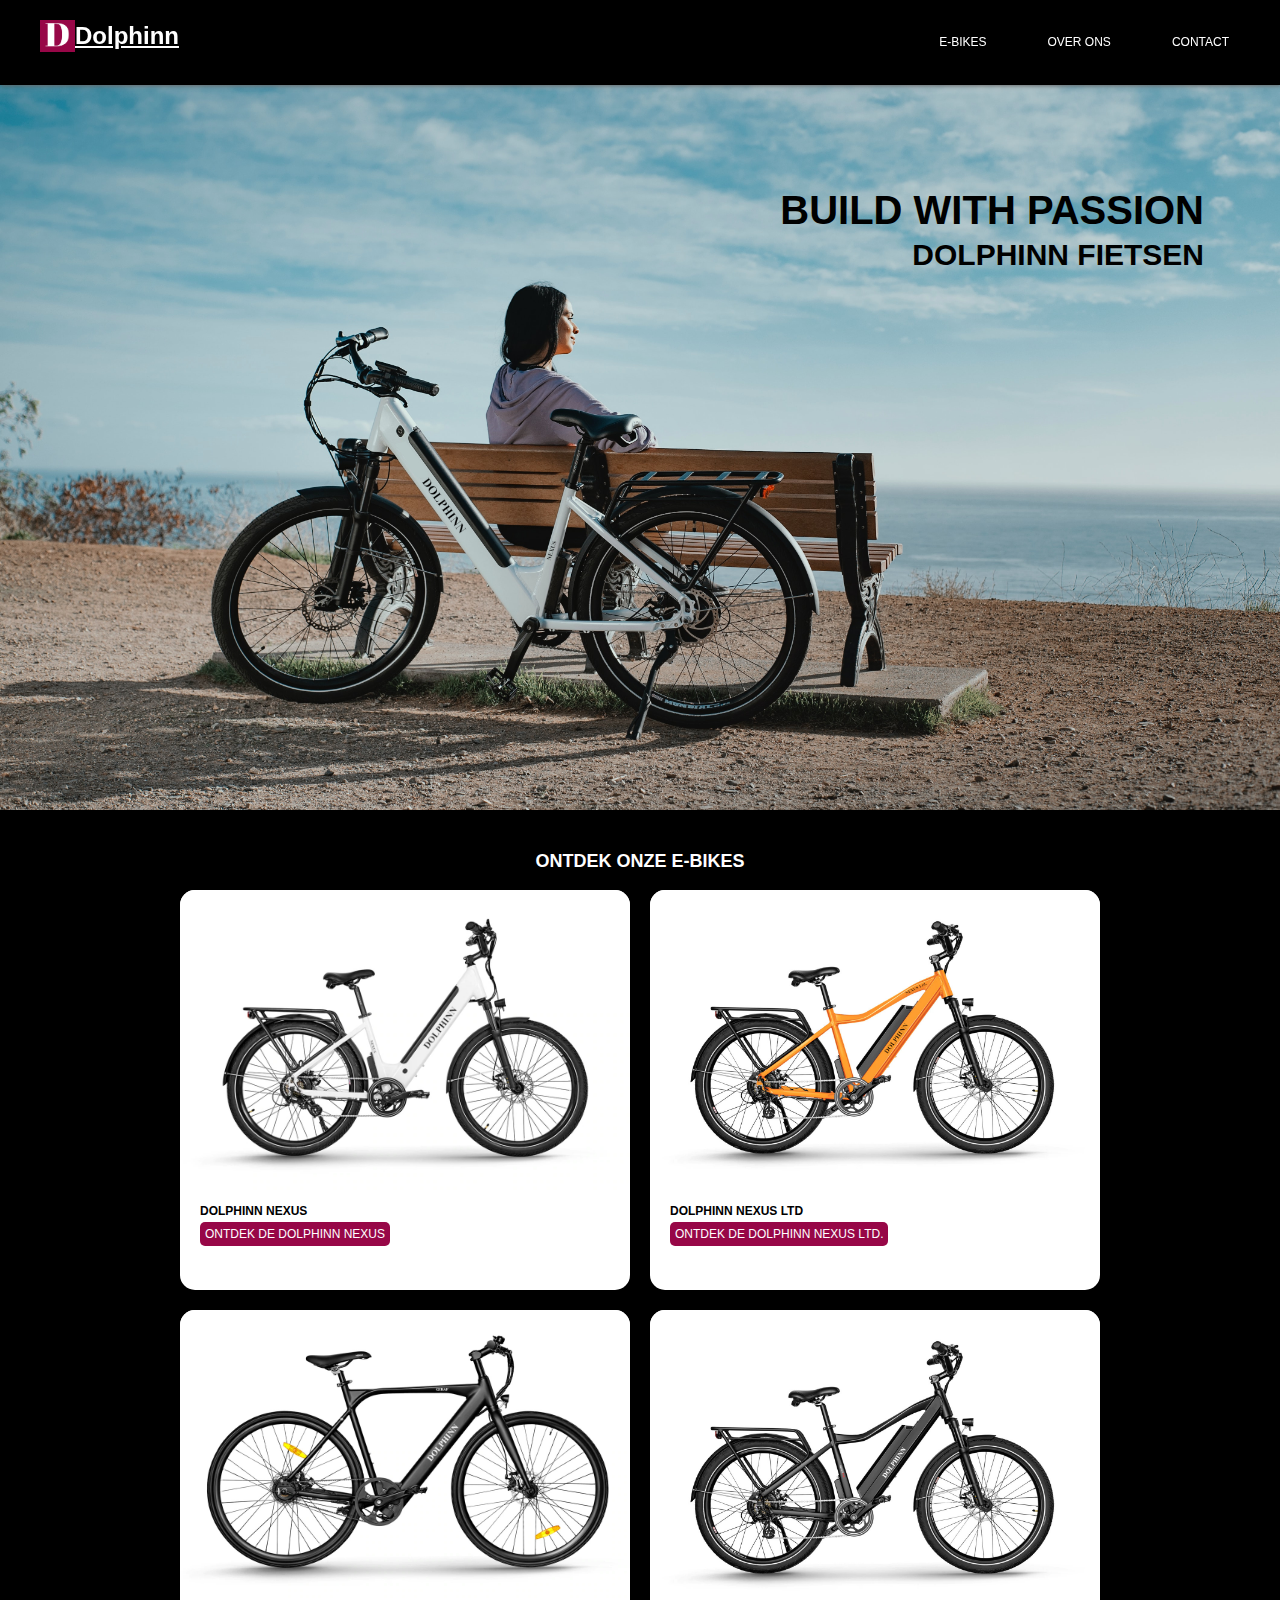
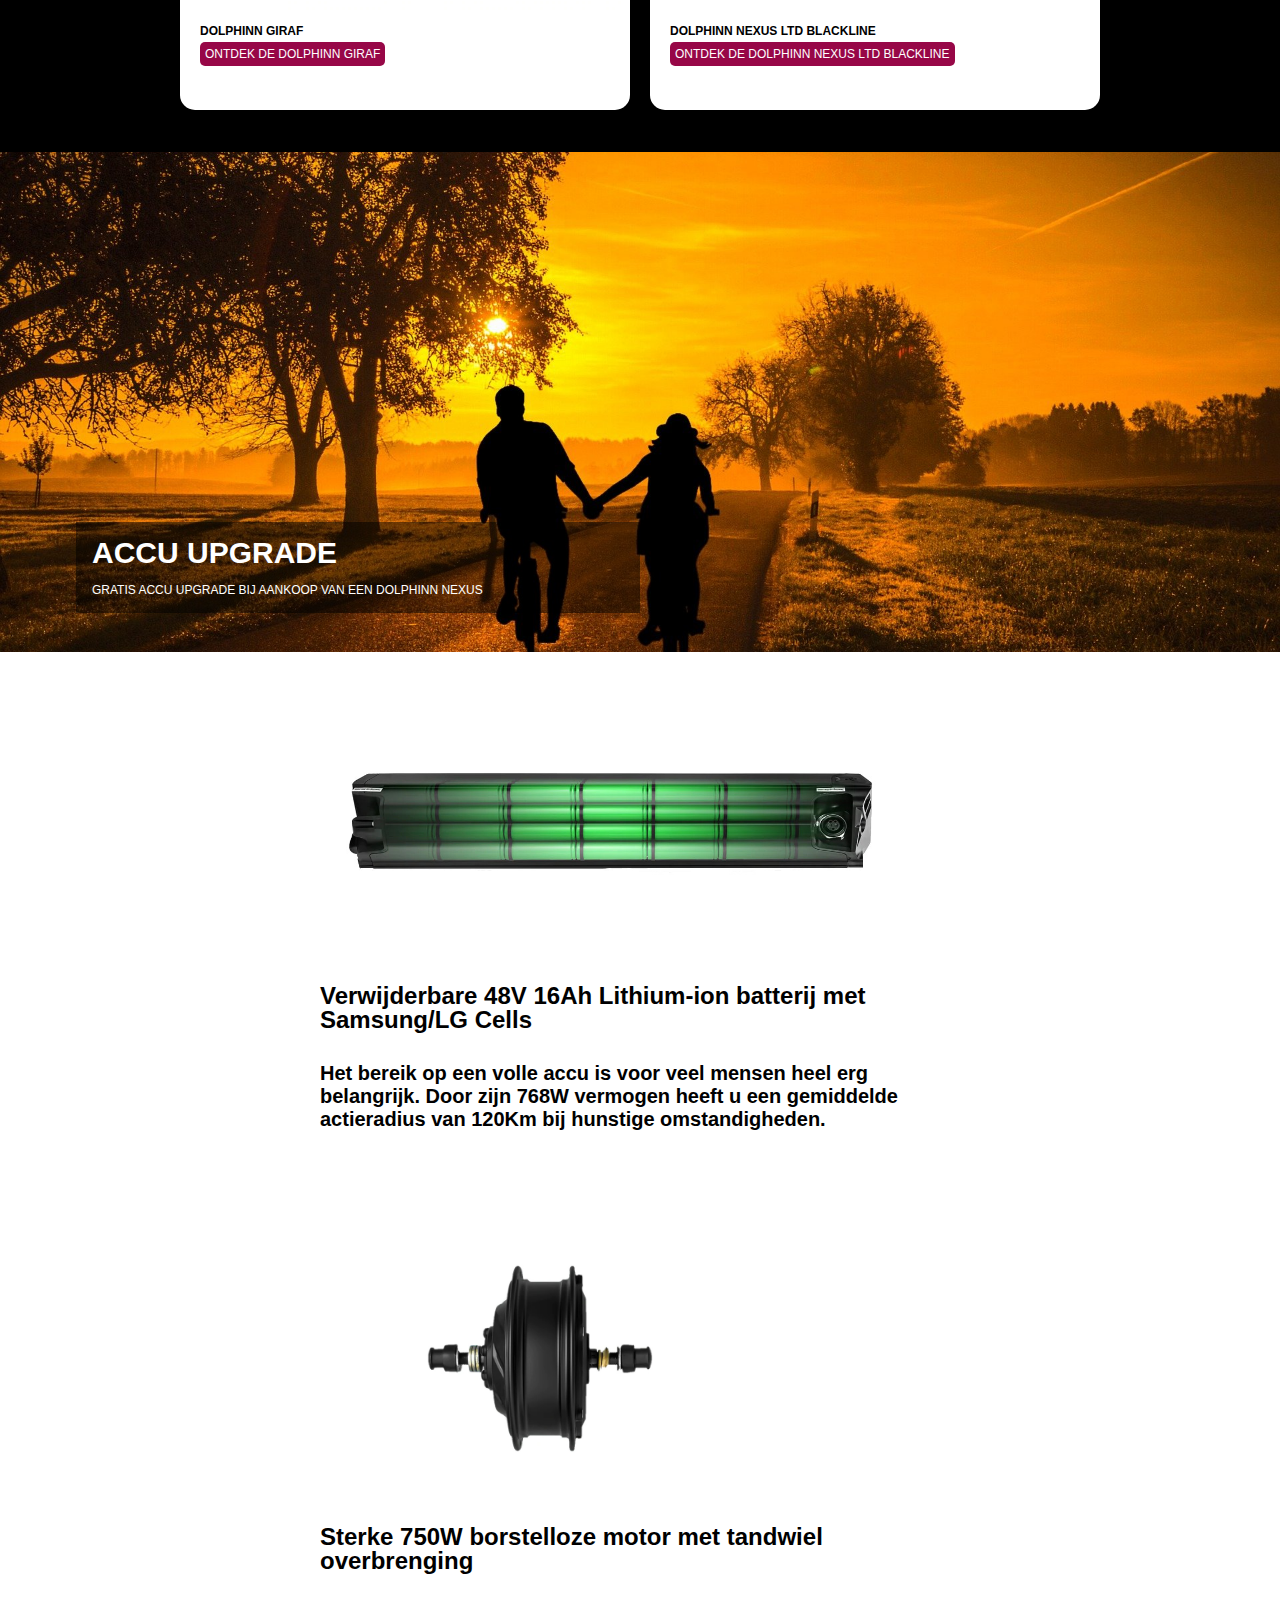
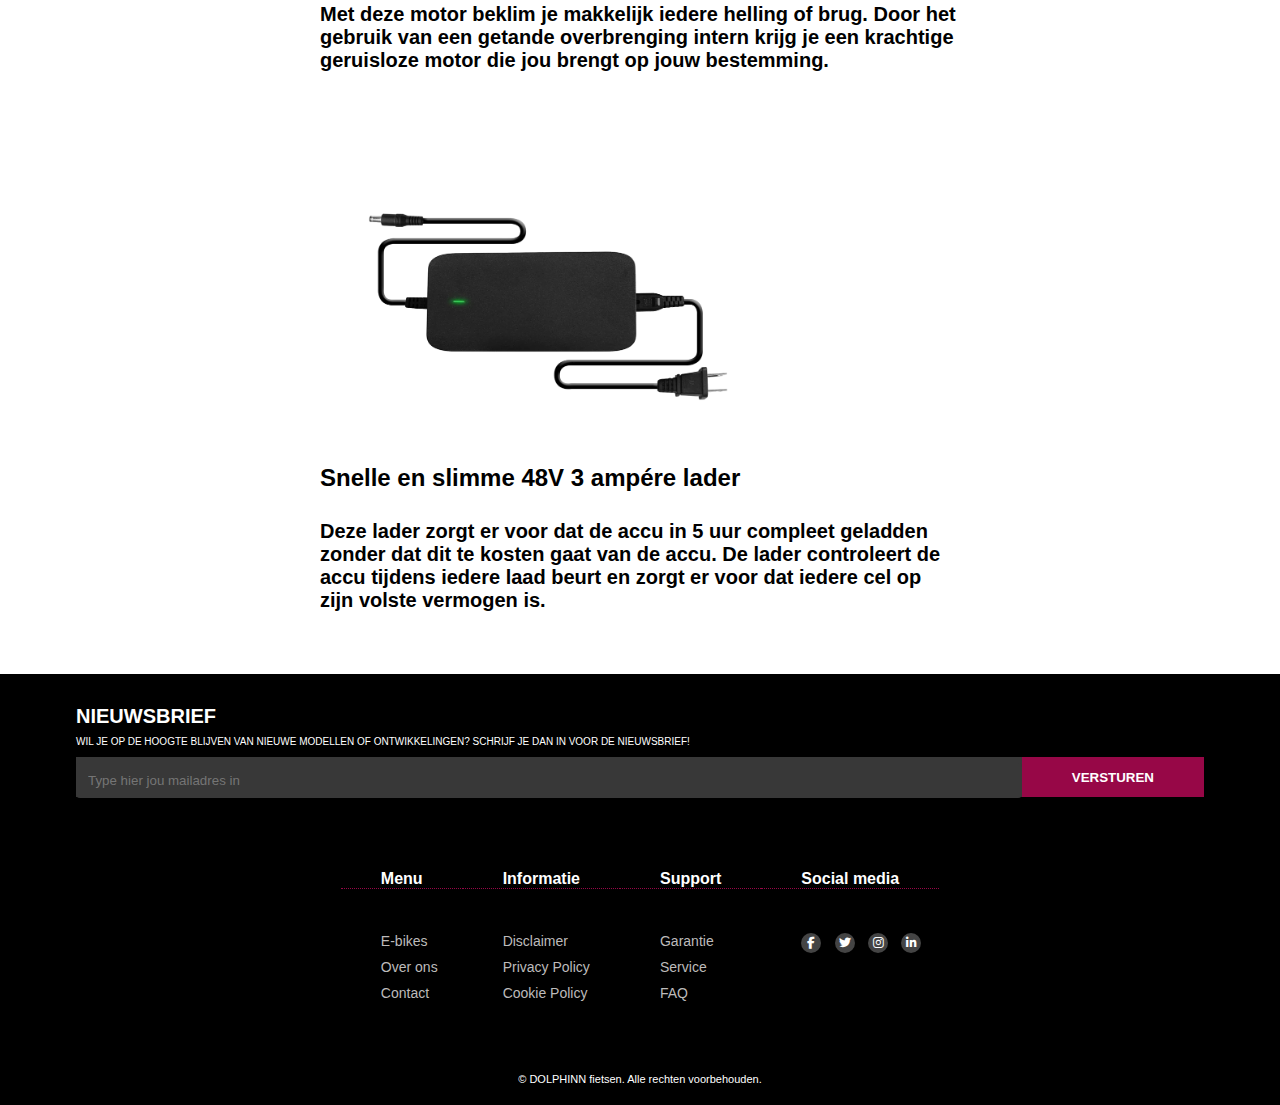
<file: index.html>
<!DOCTYPE html>
<html lang="en">
  <head>
    <meta charset="UTF-8" />
    <meta http-equiv="X-UA-Compatible" content="IE=edge" />
    <meta name="viewport" content="width=device-width, initial-scale=1.0" />
    <link rel="stylesheet" href="css/style.css" />
    <link
      rel="stylesheet"
      href="https://cdnjs.cloudflare.com/ajax/libs/font-awesome/6.1.1/css/all.min.css"
    />
    <title>Dolphinn fietsen</title>
    <link rel="icon" type="image/x-icon" href="images/favicon.ico" />
  </head>
  <body>
    <!--------------------------------------------------------------->

    <header class="header">
      <a href="/" class="logo"
        ><img src="images/logo2.png" class="logo-img" alt="Dolphinn" />
        <h1>Dolphinn</h1>
      </a>
      <input class="menu-btn" type="checkbox" id="menu-btn" />
      <label class="menu-icon" for="menu-btn"
        ><span class="nav-icon"></span>
      </label>
      <ul class="menu">
        <li><a href="ebikes.html">E-BIKES</a></li>
        <li><a href="about.html">OVER ONS</a></li>
        <li><a href="contact.html">CONTACT</a></li>
      </ul>
    </header>
    <main>
      <!--------------------------------------------------------------->

      <section class="img-banner">
        <div class="container">
          <div class="banner-text">
            <div><h2>Build with passion</h2></div>
            <div><h3>Dolphinn fietsen</h3></div>
          </div>
        </div>
      </section>

      <!--------------------------------------------------------------->

      <section>
        <div class="product-header-title">
          <h2>Ontdek onze E-bikes</h2>
        </div>
        <div class="product-section">
          <div class="product">
            <a href="nexus.html"> <div class="products product-img-1"></div></a>
            <h3 class="product-title">Dolphinn Nexus</h3>
            <a href="nexus.html" class="product-btn"
              >Ontdek de Dolphinn nexus</a
            >
          </div>
          <div class="product">
            <a href="nexusltd.html">
              <div class="products product-img-2"></div
            ></a>
            <h3 class="product-title">Dolphinn Nexus Ltd</h3>
            <a href="nexusltd.html" class="product-btn"
              >Ontdek de Dolphinn nexus Ltd.</a
            >
          </div>
          <div class="product">
            <a href="giraf.html"> <div class="products product-img-3"></div></a>
            <h3 class="product-title">Dolphinn Giraf</h3>
            <a href="giraf.html" class="product-btn"
              >Ontdek de Dolphinn Giraf</a
            >
          </div>
          <div class="product">
            <a href="nexusltdblack.html">
              <div class="products product-img-4"></div
            ></a>
            <h3 class="product-title">Dolphinn Nexus Ltd Blackline</h3>
            <a href="nexusltdblack.html" class="product-btn"
              >Ontdek de Dolphinn Nexus Ltd Blackline</a
            >
          </div>
        </div>
      </section>

      <!--------------------------------------------------------------->

      <section class="bg-marketing">
        <div class="container">
          <div class="marketing-text">
            <div>
              <h3>Accu upgrade</h3>
              <p>Gratis accu upgrade bij aankoop van een Dolphinn Nexus</p>
            </div>
          </div>
        </div>
      </section>

      <!--------------------------------------------------------------->

      <section class="section-bg">
        <div class="info-section">
          <div class="info">
            <div class="inform info-img"></div>
          </div>
          <div class="info">
            <h3>
              Verwijderbare 48V 16Ah Lithium-ion batterij met Samsung/LG Cells
            </h3>
            <p>
              Het bereik op een volle accu is voor veel mensen heel erg
              belangrijk. Door zijn 768W vermogen heeft u een gemiddelde
              actieradius van 120Km bij hunstige omstandigheden.
            </p>
          </div>
        </div>
      </section>

      <!--------------------------------------------------------------->

      <section class="section-bg">
        <div class="motor-section">
          <div class="motor">
            <div class="motors motor-img"></div>
          </div>
          <div class="motor">
            <h3>Sterke 750W borstelloze motor met tandwiel overbrenging</h3>
            <p>
              Met deze motor beklim je makkelijk iedere helling of brug. Door
              het gebruik van een getande overbrenging intern krijg je een
              krachtige geruisloze motor die jou brengt op jouw bestemming.
            </p>
          </div>
        </div>
      </section>

      <!--------------------------------------------------------------->

      <section class="section-bg">
        <div class="charger-section">
          <div class="charger">
            <div class="chargers charger-img"></div>
          </div>
          <div class="charger">
            <h3>Snelle en slimme 48V 3 ampére lader</h3>
            <p>
              Deze lader zorgt er voor dat de accu in 5 uur compleet geladden
              zonder dat dit te kosten gaat van de accu. De lader controleert de
              accu tijdens iedere laad beurt en zorgt er voor dat iedere cel op
              zijn volste vermogen is.
            </p>
          </div>
        </div>
      </section>

      <!--------------------------------------------------------------->

      <section>
        <div class="container">
          <form action="#">
            <div class="news">
              <div class="newsletter">
                <h3>Nieuwsbrief</h3>
                <p>
                  Wil je op de hoogte blijven van nieuwe modellen of
                  ontwikkelingen? schrijf je dan in voor de nieuwsbrief!
                </p>
              </div>
              <div class="news-input">
                <div class="news-email">
                  <input
                    type="text"
                    name="EmailAddress"
                    placeholder="Type hier jou mailadres in"
                  />
                </div>
                <div class="news-btn">
                  <button
                    type="submit"
                    value="subscribe"
                    onclick="alert(' Gelukt! \n Dank u wel voor het aanmelden!')"
                  >
                    Versturen
                  </button>
                </div>
              </div>
            </div>
          </form>
        </div>
      </section>
    </main>

    <!--------------------------------------------------------------->

    <footer class="footer">
      <div>
        <div class="footernav-row">
          <div class="footernav-col">
            <h4>Menu</h4>
            <ul>
              <li><a href="ebikes.html">E-bikes</a></li>
              <li><a href="about.html">Over ons</a></li>
              <li><a href="contact.html">Contact</a></li>
            </ul>
          </div>
          <div class="footernav-col">
            <h4>Informatie</h4>
            <ul>
              <li><a href="#">Disclaimer</a></li>
              <li><a href="#">Privacy Policy</a></li>
              <li><a href="#">Cookie Policy</a></li>
            </ul>
          </div>
          <div class="footernav-col">
            <h4>Support</h4>
            <ul>
              <li><a href="#">Garantie</a></li>
              <li><a href="#">Service</a></li>
              <li><a href="#">FAQ</a></li>
            </ul>
          </div>
          <div class="footernav-col">
            <h4>Social media</h4>
            <div class="social-icons">
              <ul>
                <a href="#"><i class="fab fa-facebook-f"></i></a>
                <a href="#"><i class="fab fa-twitter"></i></a>
                <a href="#"><i class="fab fa-instagram"></i></a>
                <a href="#"><i class="fab fa-linkedin-in"></i></a>
              </ul>
            </div>
          </div>
        </div>
      </div>
      <div class="footer-copy">
        <p>© DOLPHINN fietsen. Alle rechten voorbehouden.</p>
      </div>
    </footer>
  </body>
</html>
</file>
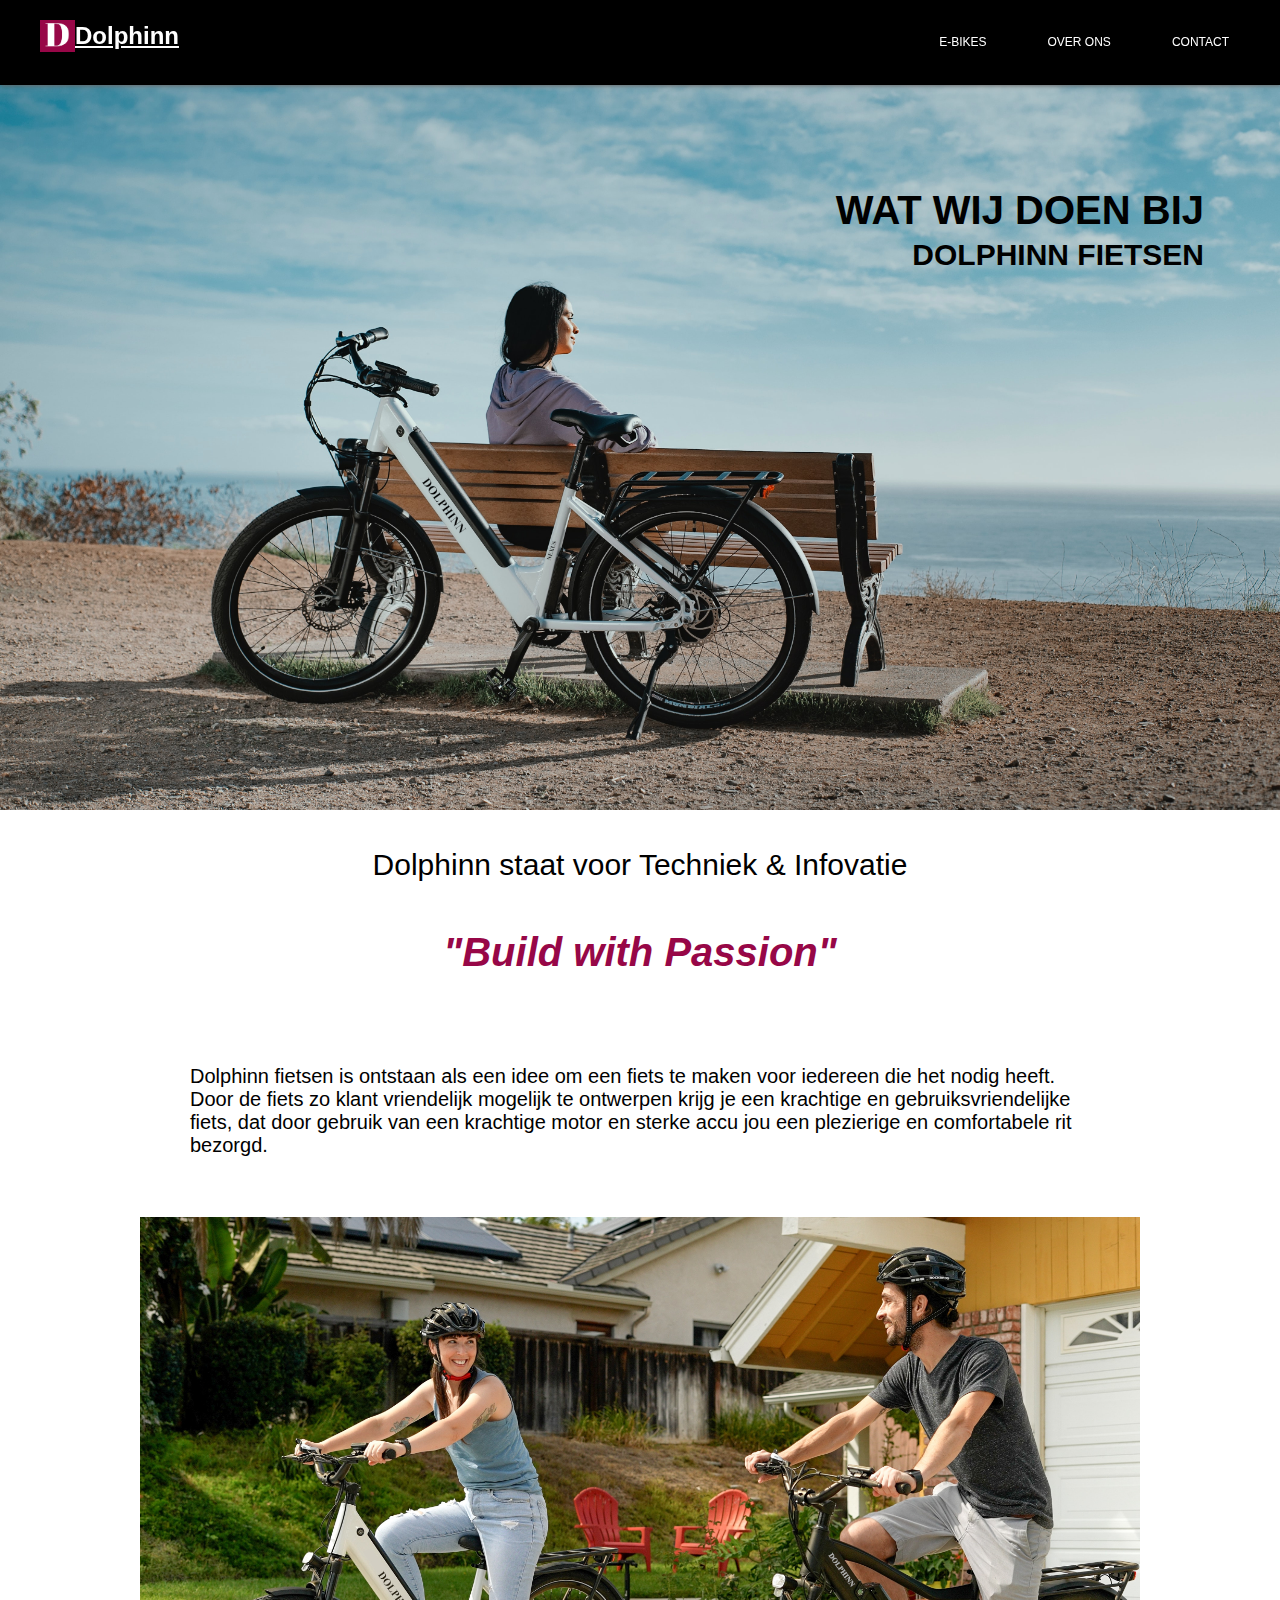
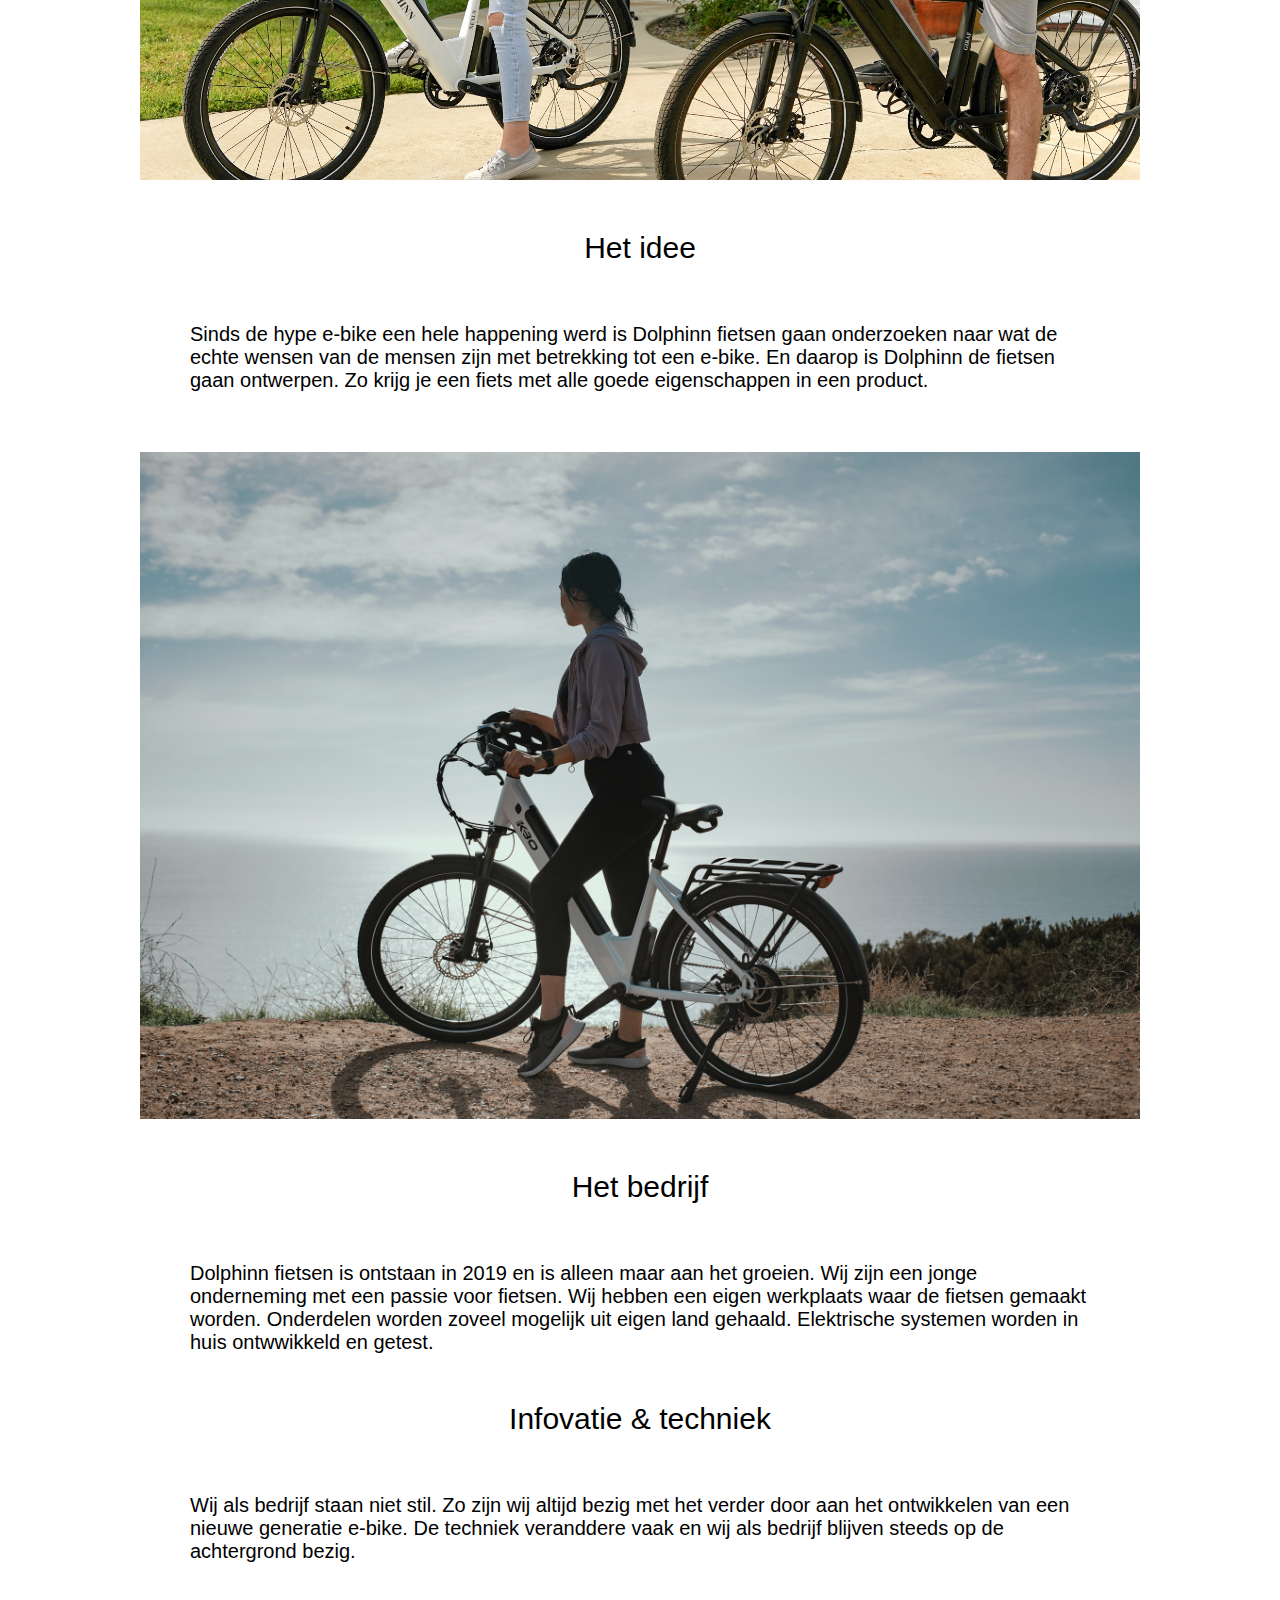
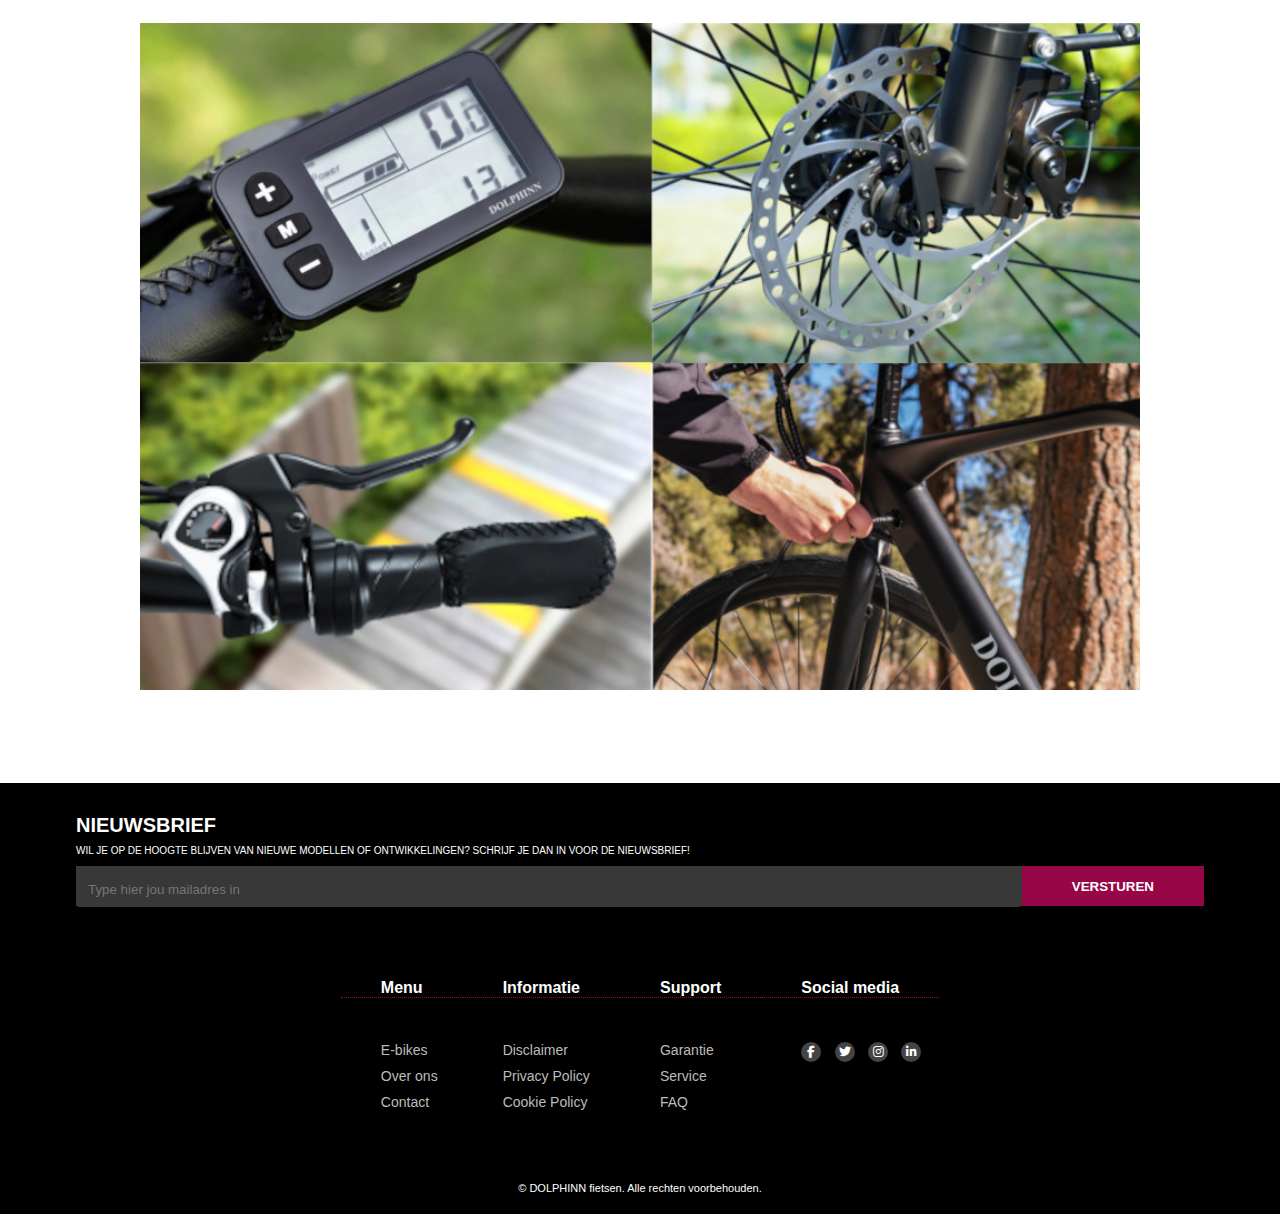
<file: about.html>
<!DOCTYPE html>
<html lang="en">
  <head>
    <meta charset="UTF-8" />
    <meta http-equiv="X-UA-Compatible" content="IE=edge" />
    <meta name="viewport" content="width=device-width, initial-scale=1.0" />
    <link rel="stylesheet" href="css/style.css" />
    <link
      rel="stylesheet"
      href="https://cdnjs.cloudflare.com/ajax/libs/font-awesome/6.1.1/css/all.min.css"
    />
    <title>Over ons</title>
    <link rel="icon" type="image/x-icon" href="images/favicon.ico" />
  </head>
  <body>
    <!--------------------------------------------------------------->

    <header class="header">
      <a href="/" class="logo"
        ><img src="images/logo2.png" class="logo-img" alt="Dolphinn" />
        <h1>Dolphinn</h1>
      </a>
      <input class="menu-btn" type="checkbox" id="menu-btn" />
      <label class="menu-icon" for="menu-btn"
        ><span class="nav-icon"></span>
      </label>
      <ul class="menu">
        <li><a href="ebikes.html">E-BIKES</a></li>
        <li><a href="about.html">OVER ONS</a></li>
        <li><a href="contact.html">CONTACT</a></li>
      </ul>
    </header>
    <main>
      <!--------------------------------------------------------------->

      <section class="img-banner">
        <div class="container">
          <div class="banner-text">
            <div><h2>Wat wij doen bij</h2></div>
            <div><h3>Dolphinn fietsen</h3></div>
          </div>
        </div>
      </section>

      <!--------------------------------------------------------------->
      <section class="bg-about">
        <article class="about-section">
          <div class="about">
            <div class="about-header">
              <h3>Dolphinn staat voor Techniek & Infovatie</h3>
            </div>
            <div class="about-quote">
              <blockquote>Build with Passion</blockquote>
            </div>
            <p>
              Dolphinn fietsen is ontstaan als een idee om een fiets te maken
              voor iedereen die het nodig heeft. Door de fiets zo klant
              vriendelijk mogelijk te ontwerpen krijg je een krachtige en
              gebruiksvriendelijke fiets, dat door gebruik van een krachtige
              motor en sterke accu jou een plezierige en comfortabele rit
              bezorgd.
            </p>
          </div>
        </article>
        <article class="about-section">
          <div class="about">
            <img
              class="about-img"
              src="images/dolphinn-giraf-nexus.jpg"
              alt="Dolphinn giraf en nexus"
            />
          </div>
        </article>
        <article class="about-section">
          <div class="about">
            <div class="about-header">
              <h3>Het idee</h3>
            </div>
            <p>
              Sinds de hype e-bike een hele happening werd is Dolphinn fietsen
              gaan onderzoeken naar wat de echte wensen van de mensen zijn met
              betrekking tot een e-bike. En daarop is Dolphinn de fietsen gaan
              ontwerpen. Zo krijg je een fiets met alle goede eigenschappen in
              een product.
            </p>
          </div>
        </article>
        <article class="about-section">
          <div class="about">
            <img
              class="about-img"
              src="images/dolphinn-bike-view.jpg"
              alt="Dolphinn Nexus"
            />
          </div>
        </article>
        <article class="about-section">
          <div class="about">
            <div class="about-header">
              <h3>Het bedrijf</h3>
            </div>
            <p>
              Dolphinn fietsen is ontstaan in 2019 en is alleen maar aan het
              groeien. Wij zijn een jonge onderneming met een passie voor
              fietsen. Wij hebben een eigen werkplaats waar de fietsen gemaakt
              worden. Onderdelen worden zoveel mogelijk uit eigen land gehaald.
              Elektrische systemen worden in huis ontwwikkeld en getest.
            </p>
          </div>
        </article>
        <article class="about-section">
          <div class="about">
            <div class="about-header">
              <h3>Infovatie & techniek</h3>
            </div>
            <p>
              Wij als bedrijf staan niet stil. Zo zijn wij altijd bezig met het
              verder door aan het ontwikkelen van een nieuwe generatie e-bike.
              De techniek veranddere vaak en wij als bedrijf blijven steeds op
              de achtergrond bezig.
            </p>
          </div>
        </article>
        <article class="about-section">
          <div class="about">
            <img
              class="about-img"
              src="images/dolphinn-technic.jpg"
              alt="Dolphinn giraf en nexus"
            />
          </div>
        </article>
      </section>

      <!--------------------------------------------------------------->

      <section>
        <div class="container">
          <form action="#">
            <div class="news">
              <div class="newsletter">
                <h3>Nieuwsbrief</h3>
                <p>
                  Wil je op de hoogte blijven van nieuwe modellen of
                  ontwikkelingen? schrijf je dan in voor de nieuwsbrief!
                </p>
              </div>
              <div class="news-input">
                <div class="news-email">
                  <input
                    type="text"
                    name="EmailAddress"
                    placeholder="Type hier jou mailadres in"
                  />
                </div>
                <div class="news-btn">
                  <button
                    type="submit"
                    value="subscribe"
                    onclick="alert(' Gelukt! \n Dank u wel voor het aanmelden!')"
                  >
                    Versturen
                  </button>
                </div>
              </div>
            </div>
          </form>
        </div>
      </section>
    </main>

    <!--------------------------------------------------------------->

    <footer class="footer">
      <div>
        <div class="footernav-row">
          <div class="footernav-col">
            <h4>Menu</h4>
            <ul>
              <li><a href="ebikes.html">E-bikes</a></li>
              <li><a href="about.html">Over ons</a></li>
              <li><a href="contact.html">Contact</a></li>
            </ul>
          </div>
          <div class="footernav-col">
            <h4>Informatie</h4>
            <ul>
              <li><a href="#">Disclaimer</a></li>
              <li><a href="#">Privacy Policy</a></li>
              <li><a href="#">Cookie Policy</a></li>
            </ul>
          </div>
          <div class="footernav-col">
            <h4>Support</h4>
            <ul>
              <li><a href="#">Garantie</a></li>
              <li><a href="#">Service</a></li>
              <li><a href="#">FAQ</a></li>
            </ul>
          </div>
          <div class="footernav-col">
            <h4>Social media</h4>
            <div class="social-icons">
              <ul>
                <a href="#"><i class="fab fa-facebook-f"></i></a>
                <a href="#"><i class="fab fa-twitter"></i></a>
                <a href="#"><i class="fab fa-instagram"></i></a>
                <a href="#"><i class="fab fa-linkedin-in"></i></a>
              </ul>
            </div>
          </div>
        </div>
      </div>
      <div class="footer-copy">
        <p>© DOLPHINN fietsen. Alle rechten voorbehouden.</p>
      </div>
    </footer>
  </body>
</html>
</file>
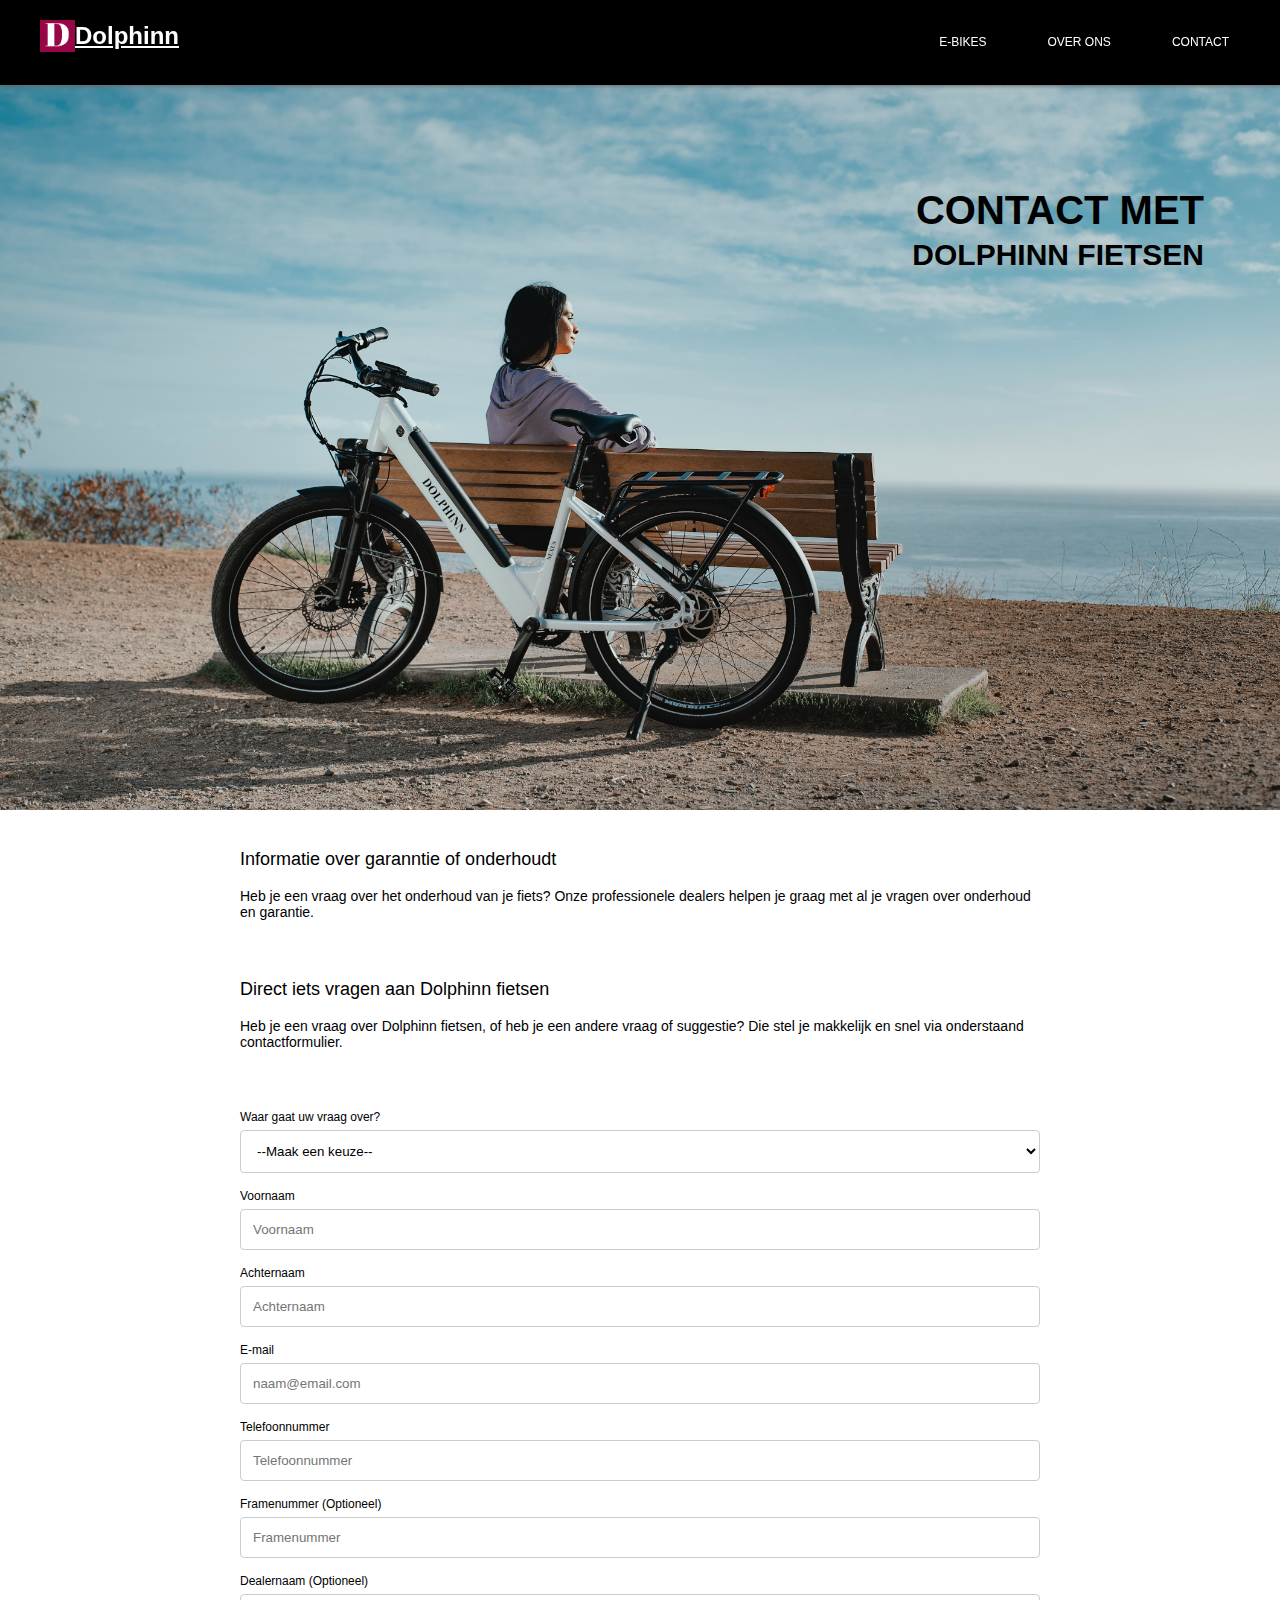
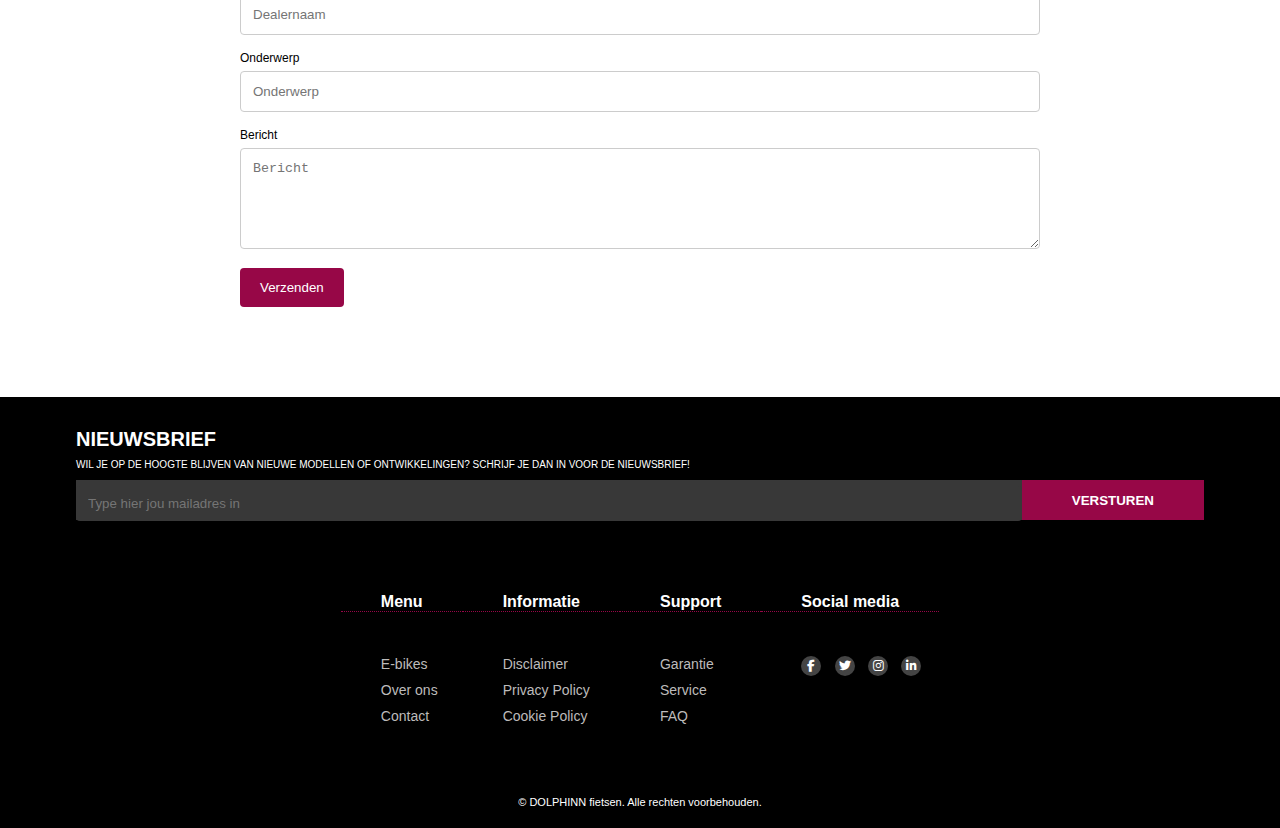
<file: contact.html>
<!DOCTYPE html>
<html lang="en">
  <head>
    <meta charset="UTF-8" />
    <meta http-equiv="X-UA-Compatible" content="IE=edge" />
    <meta name="viewport" content="width=device-width, initial-scale=1.0" />
    <link rel="stylesheet" href="css/style.css" />
    <link
      rel="stylesheet"
      href="https://cdnjs.cloudflare.com/ajax/libs/font-awesome/6.1.1/css/all.min.css"
    />
    <title>Contact</title>
    <link rel="icon" type="image/x-icon" href="images/favicon.ico" />
  </head>
  <body>
    <!--------------------------------------------------------------->

    <header class="header">
      <a href="/" class="logo"
        ><img src="images/logo2.png" class="logo-img" alt="Dolphinn" />
        <h1>Dolphinn</h1>
      </a>
      <input class="menu-btn" type="checkbox" id="menu-btn" />
      <label class="menu-icon" for="menu-btn"
        ><span class="nav-icon"></span>
      </label>
      <ul class="menu">
        <li><a href="ebikes.html">E-BIKES</a></li>
        <li><a href="about.html">OVER ONS</a></li>
        <li><a href="contact.html">CONTACT</a></li>
      </ul>
    </header>
    <main>
      <!--------------------------------------------------------------->

      <section class="img-banner">
        <div class="container">
          <div class="banner-text">
            <div><h2>Contact met</h2></div>
            <div><h3>Dolphinn fietsen</h3></div>
          </div>
        </div>
      </section>

      <!--------------------------------------------------------------->

      <section class="bg-contact">
        <article class="contact-section">
          <div class="contact-header">
            <h3>Informatie over garanntie of onderhoudt</h3>
          </div>
          <div class="contact">
            <p>
              Heb je een vraag over het onderhoud van je fiets? Onze
              professionele dealers helpen je graag met al je vragen over
              onderhoud en garantie.
            </p>
          </div>
        </article>
        <article class="contact-section">
          <div class="contact-header">
            <h3>Direct iets vragen aan Dolphinn fietsen</h3>
          </div>
          <div class="contact">
            <p>
              Heb je een vraag over Dolphinn fietsen, of heb je een andere vraag
              of suggestie? Die stel je makkelijk en snel via onderstaand
              contactformulier.
            </p>
          </div>
        </article>
        <div class="contact-section">
          <form id="contact-form" action="/" method="post" data-netlify="true">
            <div class="dropdown-container">
              <label class="dropdown-label">Waar gaat uw vraag over?</label>
              <select id="type" name="type" class="dropdown-select">
                <option value="">--Maak een keuze--</option>
                <option value="Information request">Informatie</option>
                <option value="Order-,delivery- or invoice">
                  Bestellingen
                </option>
                <option value="Shipment and transport">
                  Levering en transport
                </option>
                <option value="Warranty claimes">Garantie</option>
                <option value="Dealer service">Dealer feedback</option>
                <option value="Sugestions">Ideeënbox</option>
                <option value="Request">Overige vragen</option>
              </select>
              <label for="fname">Voornaam</label>
              <input
                type="text"
                name="Firstname"
                id="fname"
                placeholder="Voornaam"
              />
              <label for="lname">Achternaam</label>
              <input
                type="text"
                name="Lastname"
                id="lname"
                placeholder="Achternaam"
              />
              <label for="email">E-mail</label>
              <input
                type="email"
                name="Email"
                id="email"
                placeholder="naam@email.com"
              />
              <label for="tel">Telefoonnummer</label>
              <input
                type="tel"
                name="Telephone"
                id="tel"
                placeholder="Telefoonnummer"
              />
              <label for="frnumber">Framenummer (Optioneel)</label>
              <input
                type="text"
                name="Framenumber"
                id="frnumber"
                placeholder="Framenummer"
              />
              <label for="dname">Dealernaam (Optioneel)</label>
              <input
                type="text"
                name="Bike dealer name"
                id="dname"
                placeholder="Dealernaam"
              />
              <label for="subject" class="contact-name">Onderwerp</label>
              <input
                class="contact-subject"
                type="text"
                name="subject"
                id="subject"
                placeholder="Onderwerp"
              />
              <label for="message" class="contact-message">Bericht</label>
              <textarea
                name="Message"
                id="message"
                cols="30"
                rows="5"
                placeholder="Bericht"
              ></textarea>
              <input type="submit" value="Verzenden" />
            </div>
          </form>
        </div>
      </section>

      <!--------------------------------------------------------------->

      <section>
        <div class="container">
          <form action="#">
            <div class="news">
              <div class="newsletter">
                <h3>Nieuwsbrief</h3>
                <p>
                  Wil je op de hoogte blijven van nieuwe modellen of
                  ontwikkelingen? schrijf je dan in voor de nieuwsbrief!
                </p>
              </div>
              <div class="news-input">
                <div class="news-email">
                  <input
                    type="text"
                    name="EmailAddress"
                    placeholder="Type hier jou mailadres in"
                  />
                </div>
                <div class="news-btn">
                  <button
                    type="submit"
                    value="subscribe"
                    onclick="alert(' Gelukt! \n Dank u wel voor het aanmelden!')"
                  >
                    Versturen
                  </button>
                </div>
              </div>
            </div>
          </form>
        </div>
      </section>
    </main>

    <!--------------------------------------------------------------->

    <footer class="footer">
      <div>
        <div class="footernav-row">
          <div class="footernav-col">
            <h4>Menu</h4>
            <ul>
              <li><a href="ebikes.html">E-bikes</a></li>
              <li><a href="about.html">Over ons</a></li>
              <li><a href="contact.html">Contact</a></li>
            </ul>
          </div>
          <div class="footernav-col">
            <h4>Informatie</h4>
            <ul>
              <li><a href="#">Disclaimer</a></li>
              <li><a href="#">Privacy Policy</a></li>
              <li><a href="#">Cookie Policy</a></li>
            </ul>
          </div>
          <div class="footernav-col">
            <h4>Support</h4>
            <ul>
              <li><a href="#">Garantie</a></li>
              <li><a href="#">Service</a></li>
              <li><a href="#">FAQ</a></li>
            </ul>
          </div>
          <div class="footernav-col">
            <h4>Social media</h4>
            <div class="social-icons">
              <ul>
                <a href="#"><i class="fab fa-facebook-f"></i></a>
                <a href="#"><i class="fab fa-twitter"></i></a>
                <a href="#"><i class="fab fa-instagram"></i></a>
                <a href="#"><i class="fab fa-linkedin-in"></i></a>
              </ul>
            </div>
          </div>
        </div>
      </div>
      <div class="footer-copy">
        <p>© DOLPHINN fietsen. Alle rechten voorbehouden.</p>
      </div>
    </footer>
  </body>
</html>
</file>
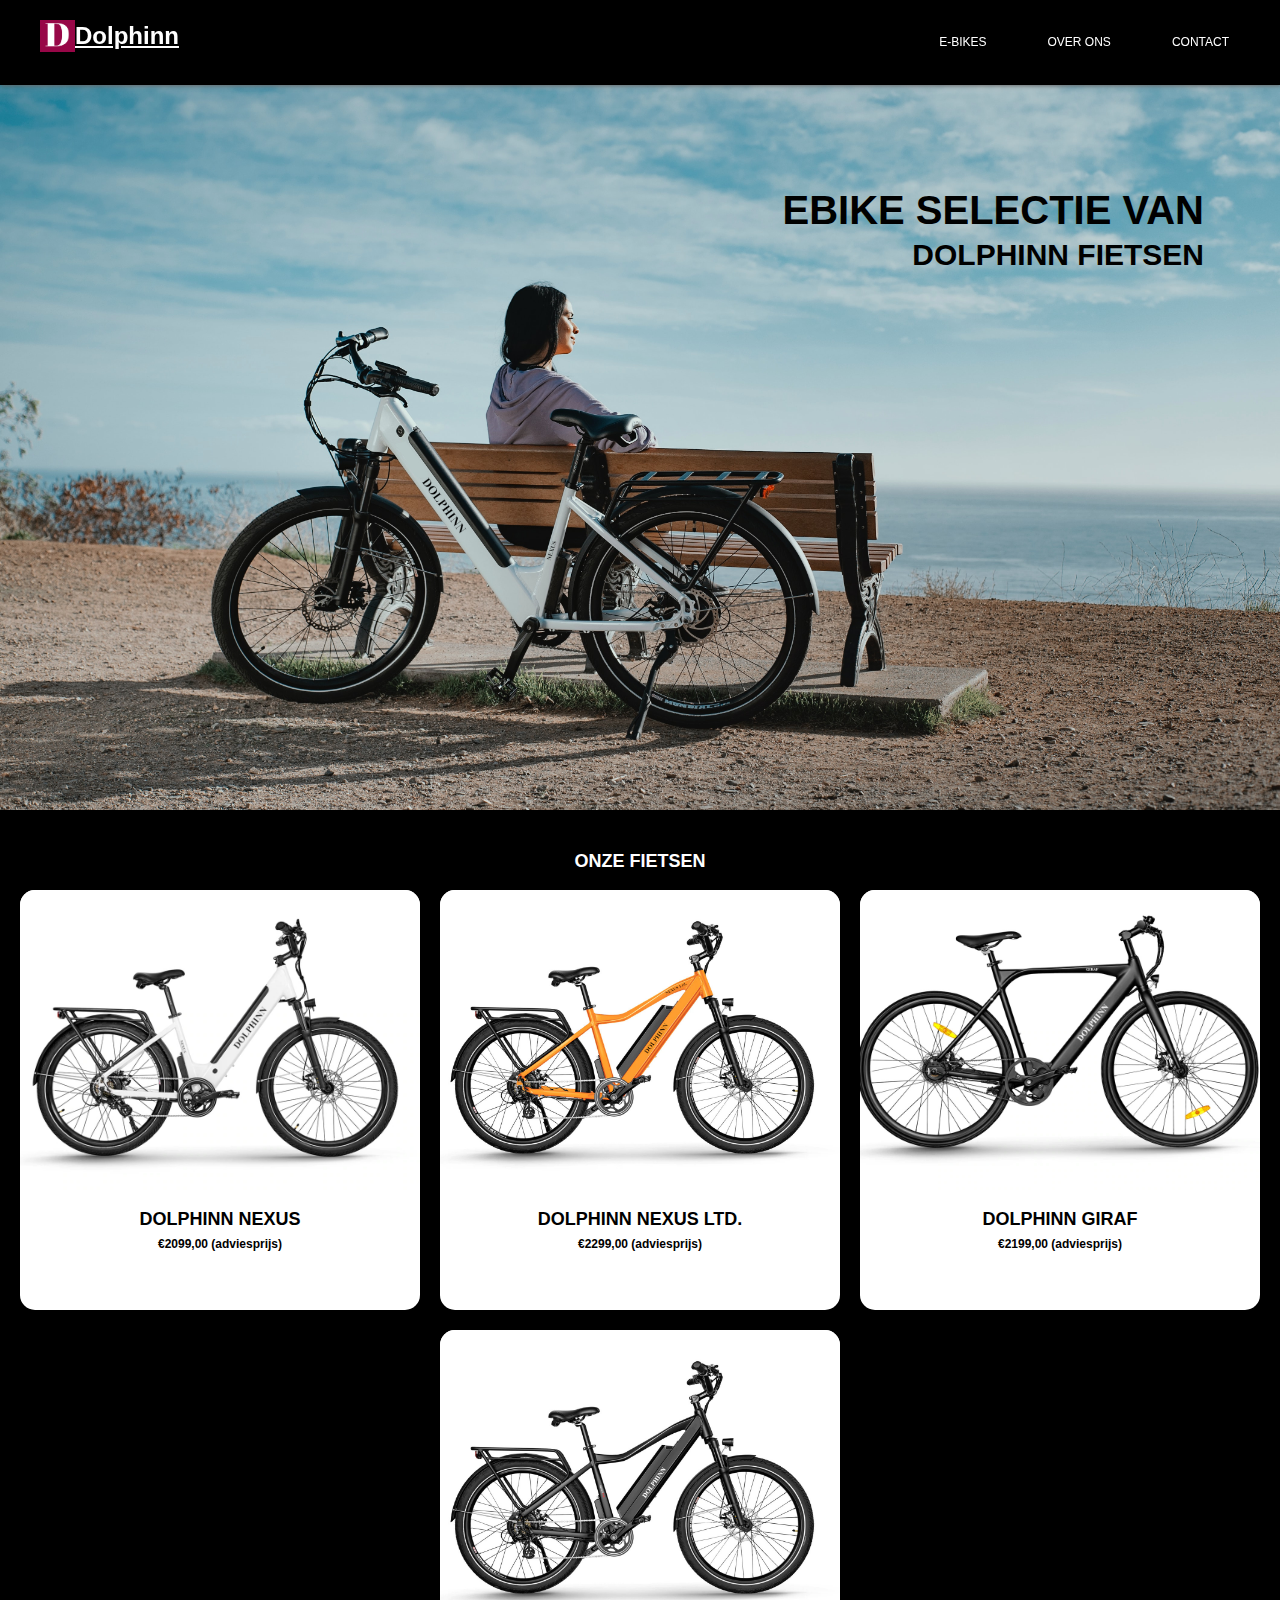
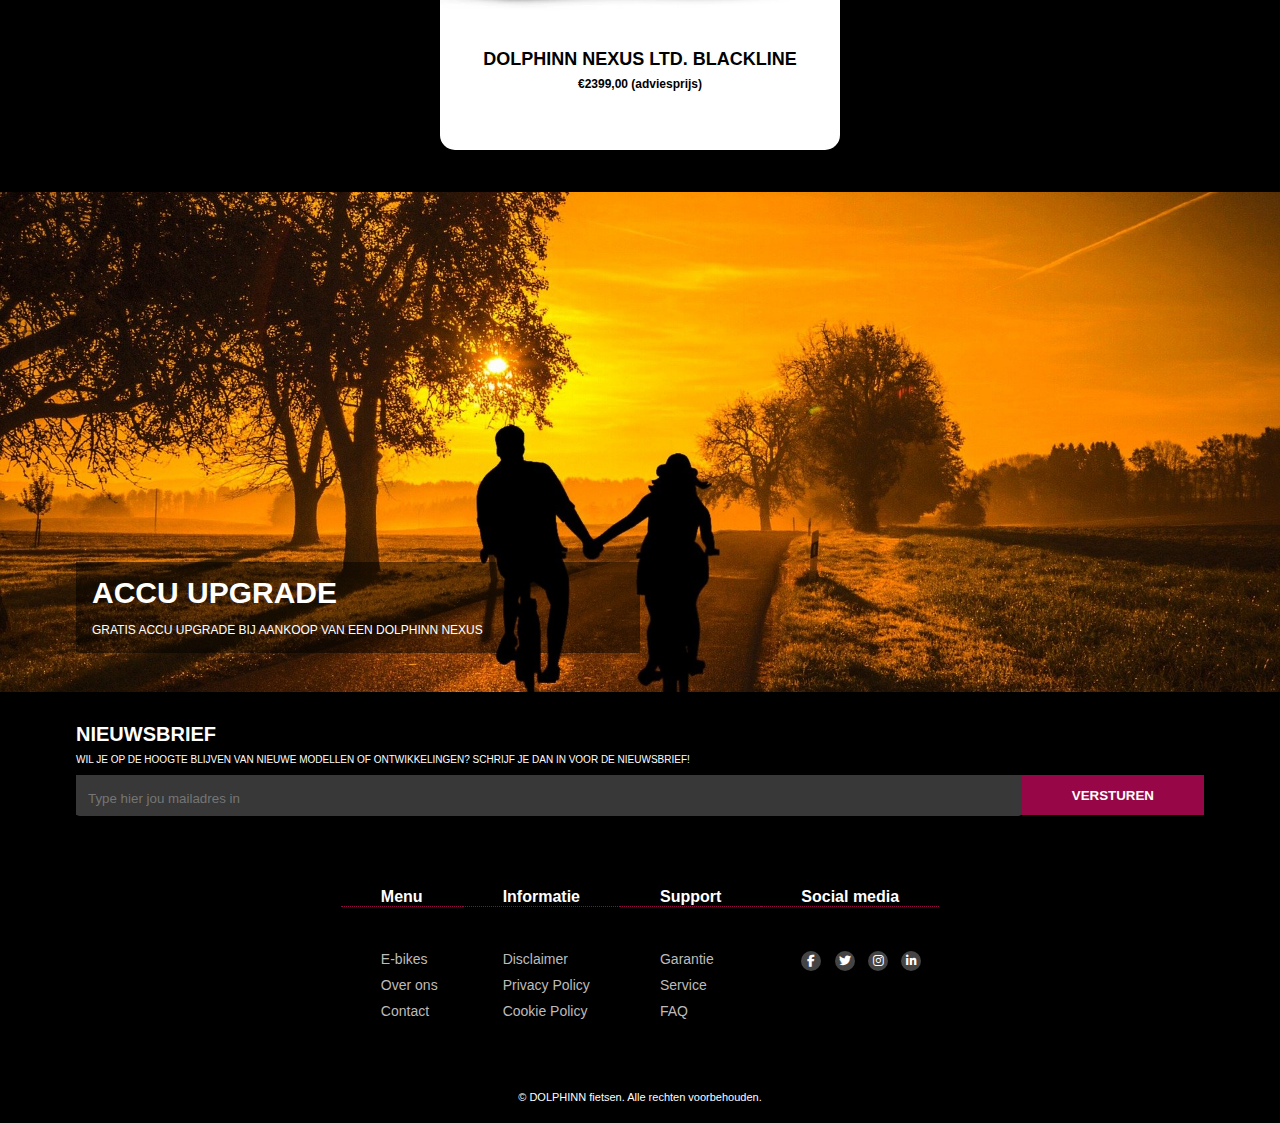
<file: ebikes.html>
<!DOCTYPE html>
<html lang="en">
  <head>
    <meta charset="UTF-8" />
    <meta http-equiv="X-UA-Compatible" content="IE=edge" />
    <meta name="viewport" content="width=device-width, initial-scale=1.0" />
    <link rel="stylesheet" href="css/style.css" />
    <link
      rel="stylesheet"
      href="https://cdnjs.cloudflare.com/ajax/libs/font-awesome/6.1.1/css/all.min.css"
    />
    <title>E-bikes</title>
    <link rel="icon" type="image/x-icon" href="images/favicon.ico" />
  </head>
  <body>
    <!--------------------------------------------------------------->

    <header class="header">
      <a href="/" class="logo"
        ><img src="images/logo2.png" class="logo-img" alt="Dolphinn" />
        <h1>Dolphinn</h1>
      </a>
      <input class="menu-btn" type="checkbox" id="menu-btn" />
      <label class="menu-icon" for="menu-btn"
        ><span class="nav-icon"></span>
      </label>
      <ul class="menu">
        <li><a href="ebikes.html">E-BIKES</a></li>
        <li><a href="about.html">OVER ONS</a></li>
        <li><a href="contact.html">CONTACT</a></li>
      </ul>
    </header>
    <main>
      <!--------------------------------------------------------------->

      <section class="img-banner">
        <div class="container">
          <div class="banner-text">
            <div><h2>Ebike selectie van</h2></div>
            <div><h3>Dolphinn fietsen</h3></div>
          </div>
        </div>
      </section>

      <!--------------------------------------------------------------->

      <section>
        <header class="ebike-header-title">
          <h2>Onze fietsen</h2>
        </header>
        <div class="ebike-section">
          <article>
            <div class="ebike">
              <a href="nexus.html"><div class="ebikes ebike-img-1"></div></a>
              <h2 class="ebike-title">
                <a href="nexus.html">Dolphinn Nexus</a>
              </h2>
              <h3 class="ebike-price">
                <a href="nexus.html">€2099,00 (adviesprijs)</a>
              </h3>
            </div>
          </article>

          <!--------------------------------------------------------------->

          <article>
            <div class="ebike">
              <a href="nexusltd.html"><div class="ebikes ebike-img-2"></div></a>
              <h2 class="ebike-title">
                <a href="nexusltd.html">Dolphinn Nexus Ltd.</a>
              </h2>
              <h3 class="ebike-price">
                <a href="nexusltd.html">€2299,00 (adviesprijs)</a>
              </h3>
            </div>
          </article>

          <!--------------------------------------------------------------->

          <article>
            <div class="ebike">
              <a href="giraf.html"><div class="ebikes ebike-img-3"></div></a>
              <h2 class="ebike-title">
                <a href="giraf.html">Dolphinn Giraf</a>
              </h2>
              <h3 class="ebike-price">
                <a href="giraf.html">€2199,00 (adviesprijs)</a>
              </h3>
            </div>
          </article>

          <!--------------------------------------------------------------->

          <article>
            <div class="ebike">
              <a href="nexusltdblack.html"
                ><div class="ebikes ebike-img-4"></div
              ></a>
              <h2 class="ebike-title">
                <a href="nexusltdblack.html">Dolphinn Nexus Ltd. Blackline</a>
              </h2>
              <h3 class="ebike-price">
                <a href="nexusltdblack.html">€2399,00 (adviesprijs)</a>
              </h3>
            </div>
          </article>
        </div>
      </section>

      <!--------------------------------------------------------------->

      <section class="bg-marketing">
        <div class="container">
          <div class="marketing-text">
            <div>
              <h3>Accu upgrade</h3>
              <p>Gratis accu upgrade bij aankoop van een Dolphinn Nexus</p>
            </div>
          </div>
        </div>
      </section>

      <!--------------------------------------------------------------->

      <section>
        <div class="container">
          <form action="#">
            <div class="news">
              <div class="newsletter">
                <h3>Nieuwsbrief</h3>
                <p>
                  Wil je op de hoogte blijven van nieuwe modellen of
                  ontwikkelingen? schrijf je dan in voor de nieuwsbrief!
                </p>
              </div>
              <div class="news-input">
                <div class="news-email">
                  <input
                    type="text"
                    name="EmailAddress"
                    placeholder="Type hier jou mailadres in"
                  />
                </div>
                <div class="news-btn">
                  <button
                    type="submit"
                    value="subscribe"
                    onclick="alert(' Gelukt! \n Dank u wel voor het aanmelden!')"
                  >
                    Versturen
                  </button>
                </div>
              </div>
            </div>
          </form>
        </div>
      </section>
    </main>

    <!--------------------------------------------------------------->

    <footer class="footer">
      <div>
        <div class="footernav-row">
          <div class="footernav-col">
            <h4>Menu</h4>
            <ul>
              <li><a href="ebikes.html">E-bikes</a></li>
              <li><a href="about.html">Over ons</a></li>
              <li><a href="contact.html">Contact</a></li>
            </ul>
          </div>
          <div class="footernav-col">
            <h4>Informatie</h4>
            <ul>
              <li><a href="#">Disclaimer</a></li>
              <li><a href="#">Privacy Policy</a></li>
              <li><a href="#">Cookie Policy</a></li>
            </ul>
          </div>
          <div class="footernav-col">
            <h4>Support</h4>
            <ul>
              <li><a href="#">Garantie</a></li>
              <li><a href="#">Service</a></li>
              <li><a href="#">FAQ</a></li>
            </ul>
          </div>
          <div class="footernav-col">
            <h4>Social media</h4>
            <div class="social-icons">
              <ul>
                <a href="#"><i class="fab fa-facebook-f"></i></a>
                <a href="#"><i class="fab fa-twitter"></i></a>
                <a href="#"><i class="fab fa-instagram"></i></a>
                <a href="#"><i class="fab fa-linkedin-in"></i></a>
              </ul>
            </div>
          </div>
        </div>
      </div>
      <div class="footer-copy">
        <p>© DOLPHINN fietsen. Alle rechten voorbehouden.</p>
      </div>
    </footer>
  </body>
</html>
</file>
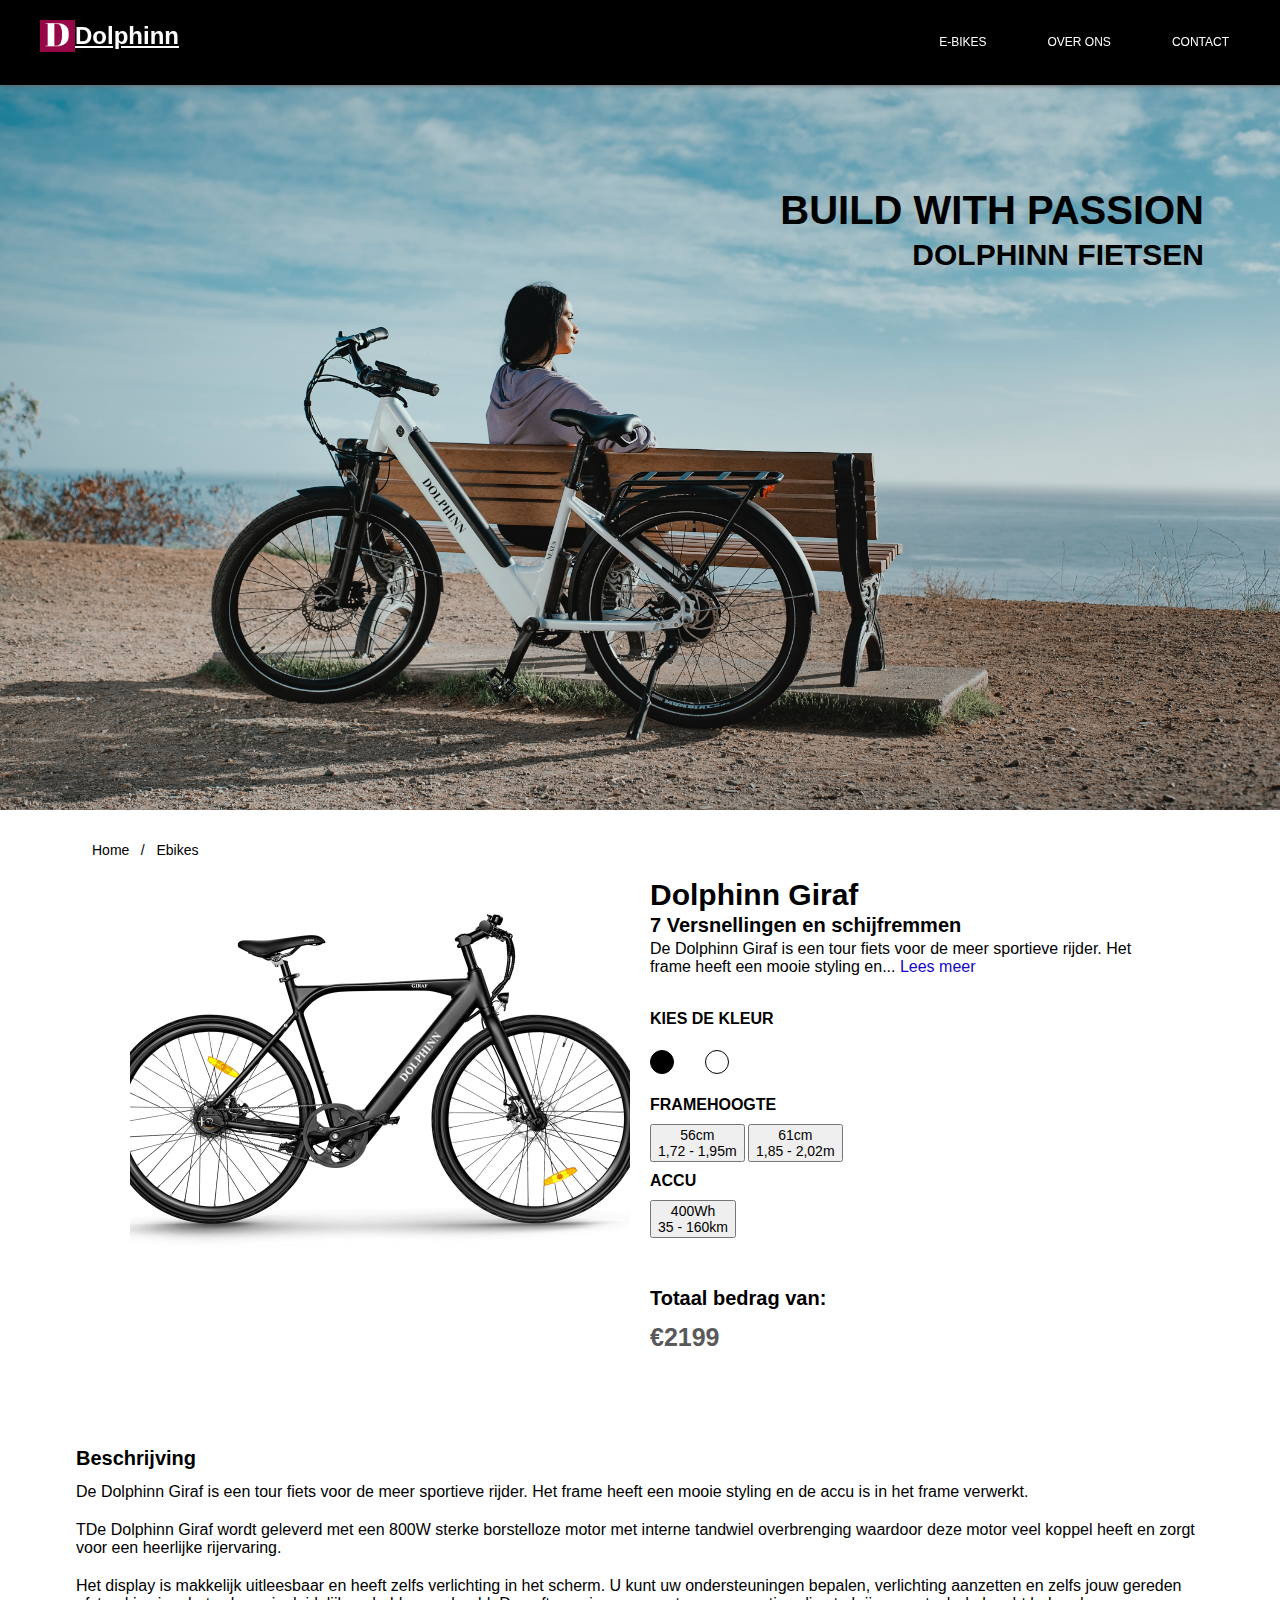
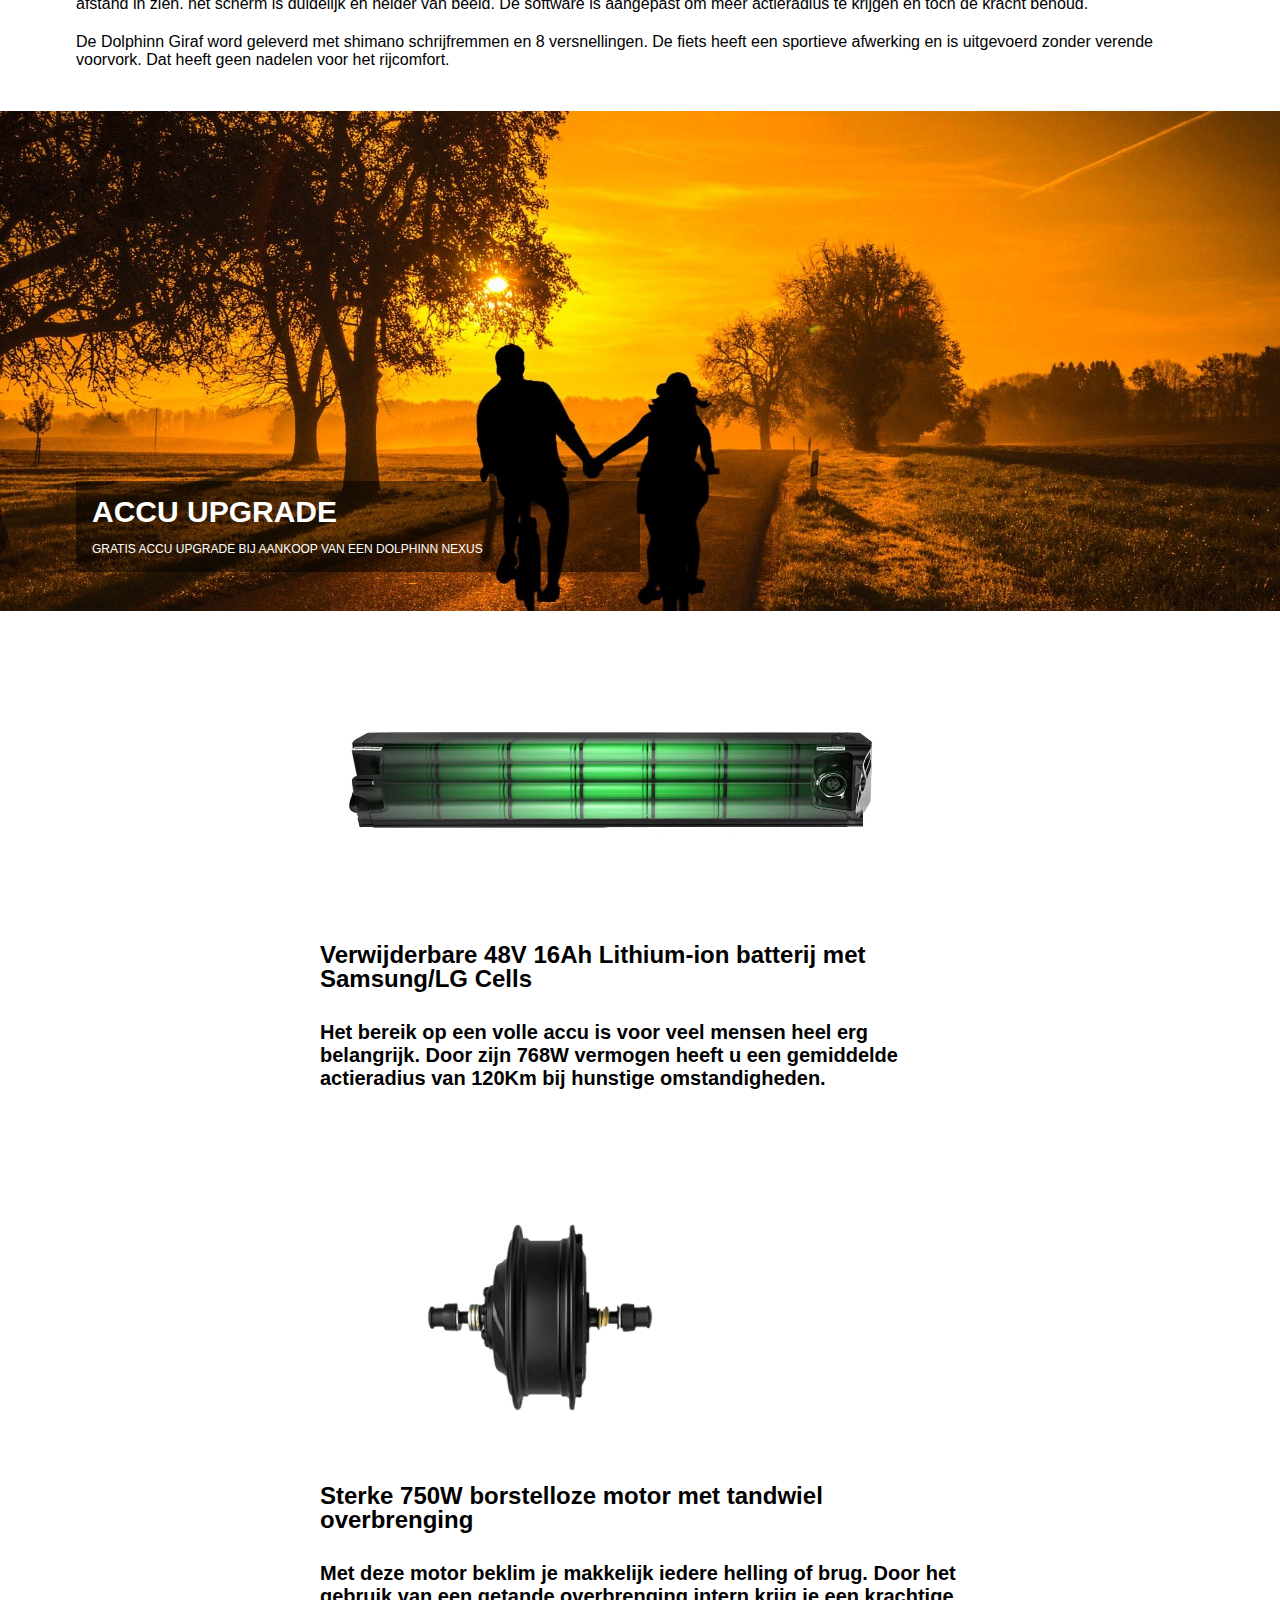
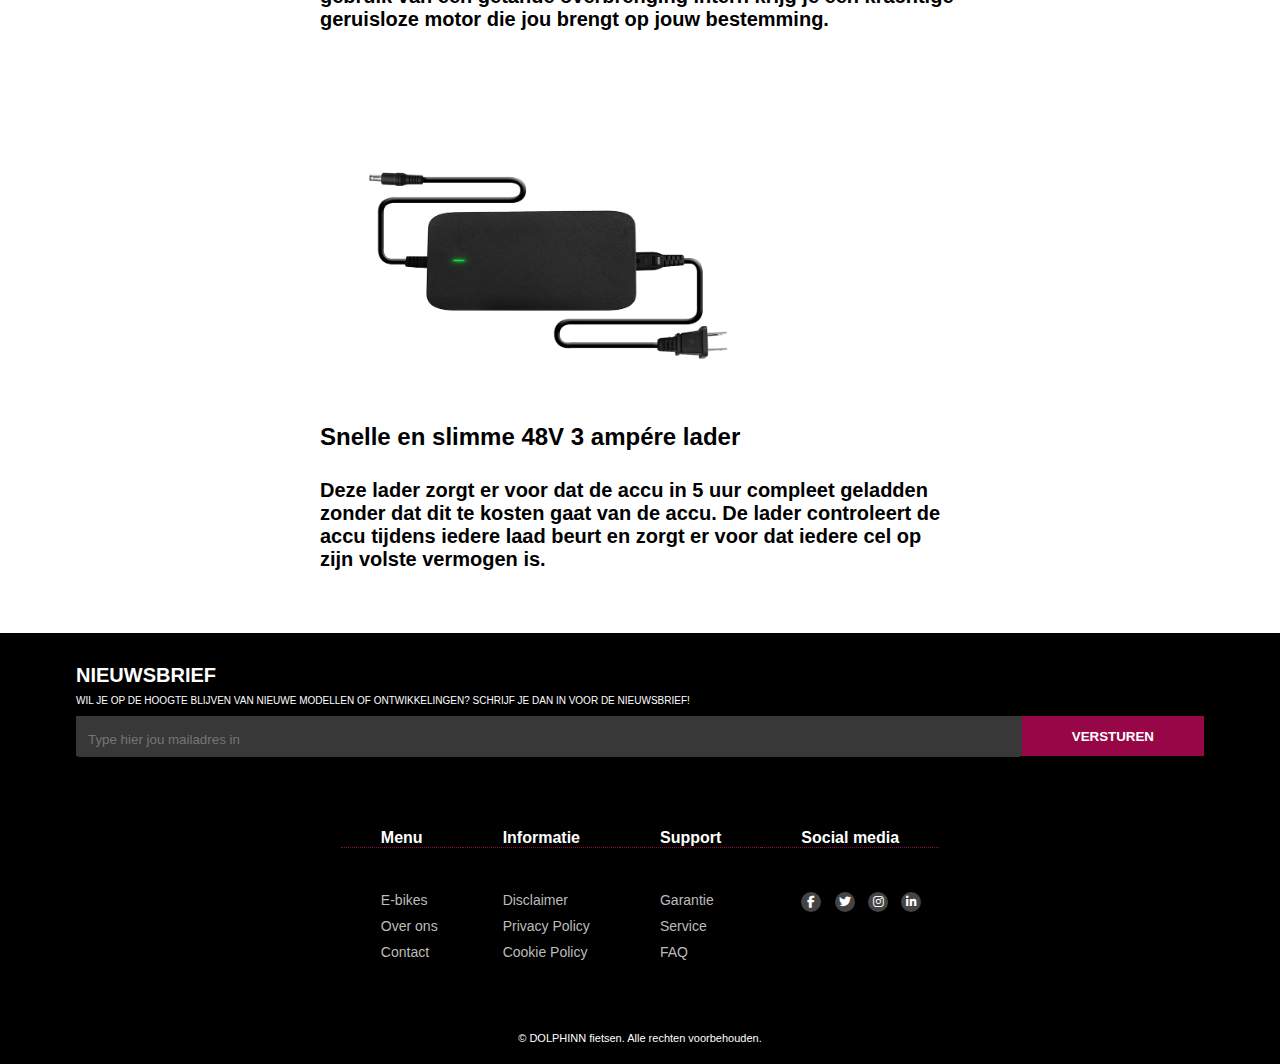
<file: giraf.html>
<!DOCTYPE html>
<html lang="en">
  <head>
    <meta charset="UTF-8" />
    <meta http-equiv="X-UA-Compatible" content="IE=edge" />
    <meta name="viewport" content="width=device-width, initial-scale=1.0" />
    <link rel="stylesheet" href="css/style.css" />
    <link
      rel="stylesheet"
      href="https://cdnjs.cloudflare.com/ajax/libs/font-awesome/6.1.1/css/all.min.css"
    />
    <title>Dolphinn Giraf</title>
    <link rel="icon" type="image/x-icon" href="images/favicon.ico" />
  </head>
  <body>
    <!--------------------------------------------------------------->

    <header class="header">
      <a href="/" class="logo"
        ><img src="images/logo2.png" class="logo-img" alt="Dolphinn" />
        <h1>Dolphinn</h1>
      </a>
      <input class="menu-btn" type="checkbox" id="menu-btn" />
      <label class="menu-icon" for="menu-btn"
        ><span class="nav-icon"></span>
      </label>
      <ul class="menu">
        <li><a href="ebikes.html">E-BIKES</a></li>
        <li><a href="about.html">OVER ONS</a></li>
        <li><a href="contact.html">CONTACT</a></li>
      </ul>
    </header>
    <main>
      <!--------------------------------------------------------------->

      <section class="img-banner">
        <div class="container">
          <div class="banner-text">
            <div><h2>Build with passion</h2></div>
            <div><h3>Dolphinn fietsen</h3></div>
          </div>
        </div>
      </section>

      <!--------------------------------------------------------------->

      <section class="bg-nexus">
        <div class="container">
          <ul class="breadcrumb">
            <li><a href="index.html">Home</a></li>
            <li><a href="ebikes.html">Ebikes</a></li>
          </ul>
          <div class="nexus-section">
            <article>
              <div class="nexus">
                <div class="nexus_bike nexus-img-3"></div>
              </div>
            </article>

            <!--------------------------------------------------------------->

            <article>
              <div class="nexus">
                <div class="nexus-title">
                  <h2>Dolphinn Giraf</h2>
                  <h3>7 Versnellingen en schijfremmen</h3>
                  <p>
                    De Dolphinn Giraf is een tour fiets voor de meer sportieve
                    rijder. Het frame heeft een mooie styling en...
                    <a class="more" href="#description">Lees meer</a>
                  </p>
                  <div class="nexus-color">
                    <p>Kies de kleur</p>
                    <ul>
                      <li class="color" id="black"></li>
                      <li class="color" id="white"></li>
                    </ul>
                    <div>
                      <p>Framehoogte</p>
                      <button>56cm<br />1,72 - 1,95m</button>
                      <button>61cm<br />1,85 - 2,02m</button>
                    </div>
                    <div>
                      <p>Accu</p>
                      <button>400Wh<br />35 - 160km</button>
                    </div>
                    <div>
                      <h3 class="nexus-price">Totaal bedrag van:</h3>
                      <p id="nexus-price">€2199</p>
                    </div>
                  </div>
                </div>
              </div>
            </article>
          </div>
        </div>
      </section>

      <!--------------------------------------------------------------->

      <section id="description" class="bg-nexus">
        <div class="container">
          <div class="nexus-title">
            <h3>Beschrijving</h3>
            <p class="description">
              De Dolphinn Giraf is een tour fiets voor de meer sportieve rijder.
              Het frame heeft een mooie styling en de accu is in het frame
              verwerkt.
            </p>
            <p class="description">
              TDe Dolphinn Giraf wordt geleverd met een 800W sterke borstelloze
              motor met interne tandwiel overbrenging waardoor deze motor veel
              koppel heeft en zorgt voor een heerlijke rijervaring.
            </p>
            <p class="description">
              Het display is makkelijk uitleesbaar en heeft zelfs verlichting in
              het scherm. U kunt uw ondersteuningen bepalen, verlichting
              aanzetten en zelfs jouw gereden afstand in zien. het scherm is
              duidelijk en helder van beeld. De software is aangepast om meer
              actieradius te krijgen en toch de kracht behoud.
            </p>
            <p class="description">
              De Dolphinn Giraf word geleverd met shimano schrijfremmen en 8
              versnellingen. De fiets heeft een sportieve afwerking en is
              uitgevoerd zonder verende voorvork. Dat heeft geen nadelen voor
              het rijcomfort.
            </p>
          </div>
        </div>
      </section>

      <!--------------------------------------------------------------->

      <section class="bg-marketing">
        <div class="container">
          <div class="marketing-text">
            <div>
              <h3>Accu upgrade</h3>
              <p>Gratis accu upgrade bij aankoop van een Dolphinn Nexus</p>
            </div>
          </div>
        </div>
      </section>

      <!--------------------------------------------------------------->

      <section class="section-bg">
        <div class="info-section">
          <div class="info">
            <div class="inform info-img"></div>
          </div>
          <div class="info">
            <h3>
              Verwijderbare 48V 16Ah Lithium-ion batterij met Samsung/LG Cells
            </h3>
            <p>
              Het bereik op een volle accu is voor veel mensen heel erg
              belangrijk. Door zijn 768W vermogen heeft u een gemiddelde
              actieradius van 120Km bij hunstige omstandigheden.
            </p>
          </div>
        </div>
      </section>

      <!--------------------------------------------------------------->

      <section class="section-bg">
        <div class="motor-section">
          <div class="motor">
            <div class="motors motor-img"></div>
          </div>
          <div class="motor">
            <h3>Sterke 750W borstelloze motor met tandwiel overbrenging</h3>
            <p>
              Met deze motor beklim je makkelijk iedere helling of brug. Door
              het gebruik van een getande overbrenging intern krijg je een
              krachtige geruisloze motor die jou brengt op jouw bestemming.
            </p>
          </div>
        </div>
      </section>

      <!--------------------------------------------------------------->

      <section class="section-bg">
        <div class="charger-section">
          <div class="charger">
            <div class="chargers charger-img"></div>
          </div>
          <div class="charger">
            <h3>Snelle en slimme 48V 3 ampére lader</h3>
            <p>
              Deze lader zorgt er voor dat de accu in 5 uur compleet geladden
              zonder dat dit te kosten gaat van de accu. De lader controleert de
              accu tijdens iedere laad beurt en zorgt er voor dat iedere cel op
              zijn volste vermogen is.
            </p>
          </div>
        </div>
      </section>

      <!--------------------------------------------------------------->

      <section>
        <div class="container">
          <form action="#">
            <div class="news">
              <div class="newsletter">
                <h3>Nieuwsbrief</h3>
                <p>
                  Wil je op de hoogte blijven van nieuwe modellen of
                  ontwikkelingen? schrijf je dan in voor de nieuwsbrief!
                </p>
              </div>
              <div class="news-input">
                <div class="news-email">
                  <input
                    type="text"
                    name="EmailAddress"
                    placeholder="Type hier jou mailadres in"
                  />
                </div>
                <div class="news-btn">
                  <button
                    type="submit"
                    value="subscribe"
                    onclick="alert(' Gelukt! \n Dank u wel voor het aanmelden!')"
                  >
                    Versturen
                  </button>
                </div>
              </div>
            </div>
          </form>
        </div>
      </section>
    </main>

    <!--------------------------------------------------------------->

    <footer class="footer">
      <div>
        <div class="footernav-row">
          <div class="footernav-col">
            <h4>Menu</h4>
            <ul>
              <li><a href="ebikes.html">E-bikes</a></li>
              <li><a href="about.html">Over ons</a></li>
              <li><a href="contact.html">Contact</a></li>
            </ul>
          </div>
          <div class="footernav-col">
            <h4>Informatie</h4>
            <ul>
              <li><a href="#">Disclaimer</a></li>
              <li><a href="#">Privacy Policy</a></li>
              <li><a href="#">Cookie Policy</a></li>
            </ul>
          </div>
          <div class="footernav-col">
            <h4>Support</h4>
            <ul>
              <li><a href="#">Garantie</a></li>
              <li><a href="#">Service</a></li>
              <li><a href="#">FAQ</a></li>
            </ul>
          </div>
          <div class="footernav-col">
            <h4>Social media</h4>
            <div class="social-icons">
              <ul>
                <a href="#"><i class="fab fa-facebook-f"></i></a>
                <a href="#"><i class="fab fa-twitter"></i></a>
                <a href="#"><i class="fab fa-instagram"></i></a>
                <a href="#"><i class="fab fa-linkedin-in"></i></a>
              </ul>
            </div>
          </div>
        </div>
      </div>
      <div class="footer-copy">
        <p>© DOLPHINN fietsen. Alle rechten voorbehouden.</p>
      </div>
    </footer>
  </body>
</html>
</file>
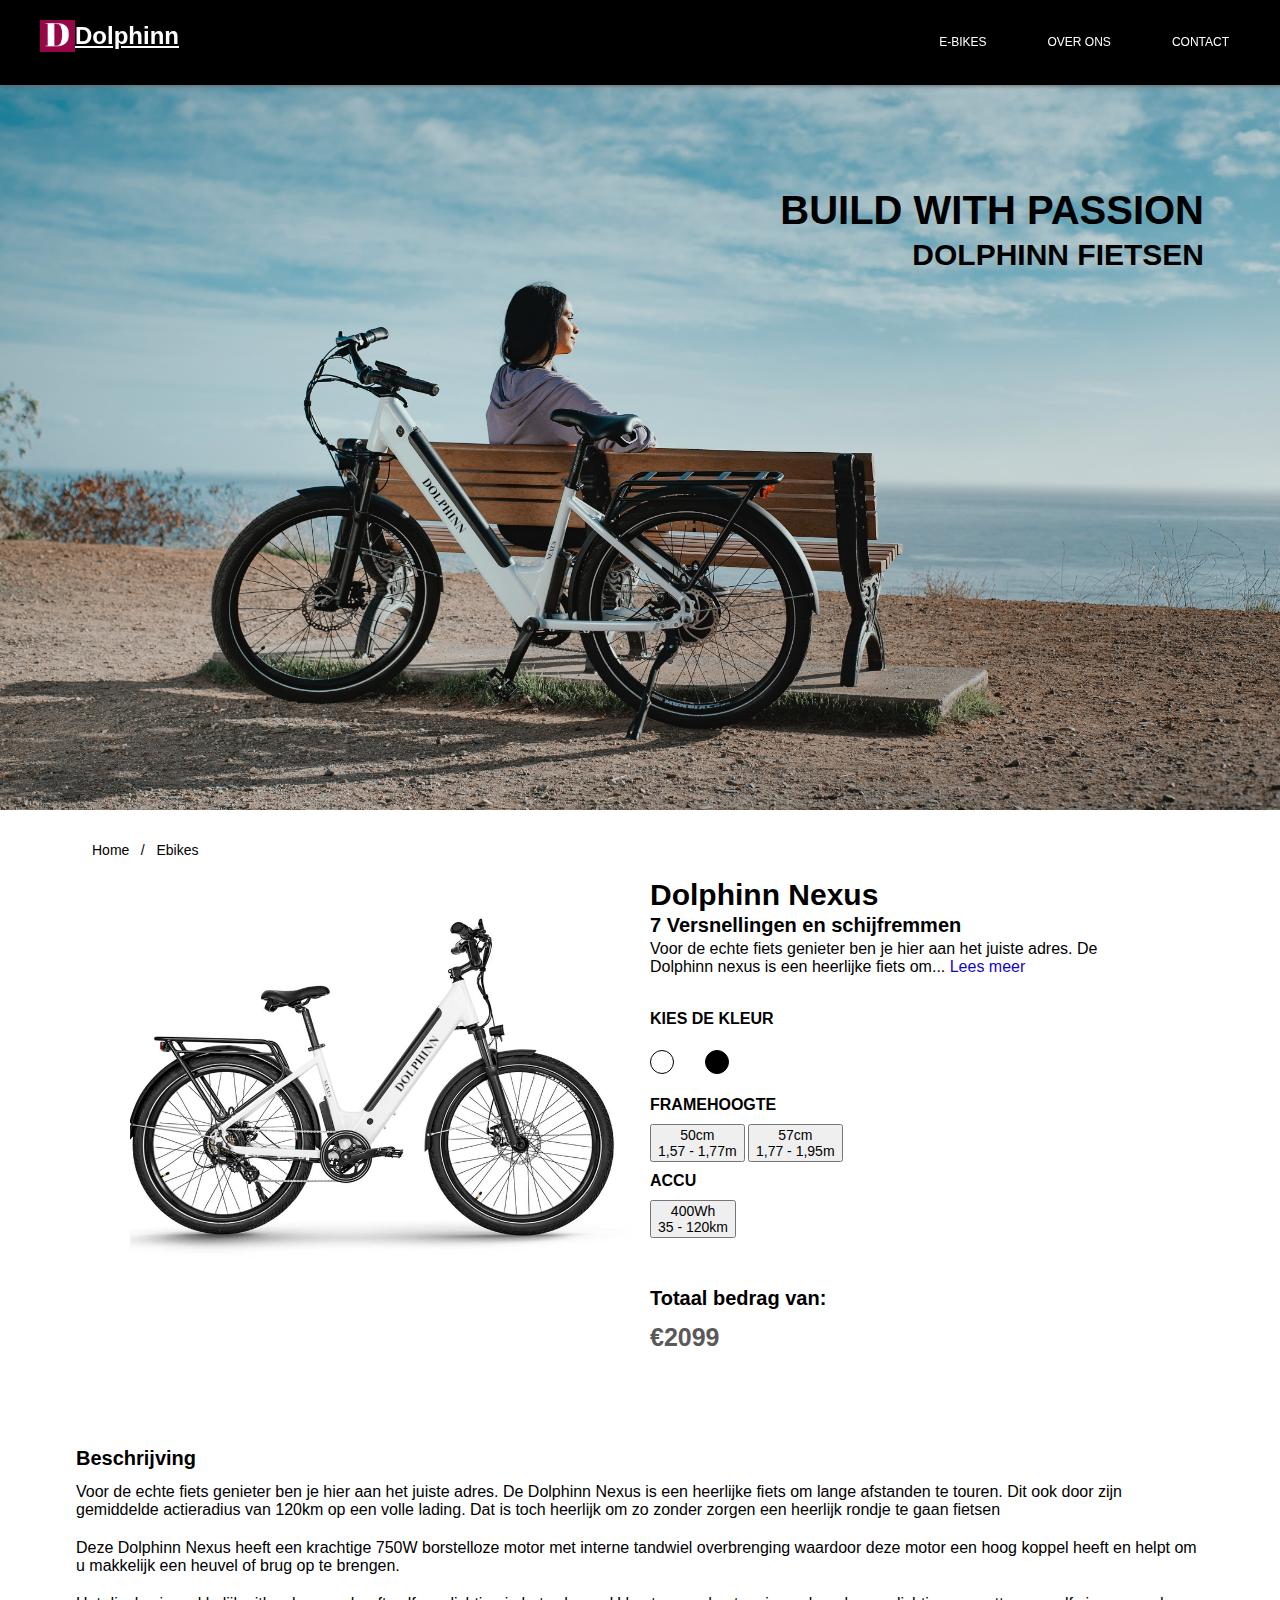
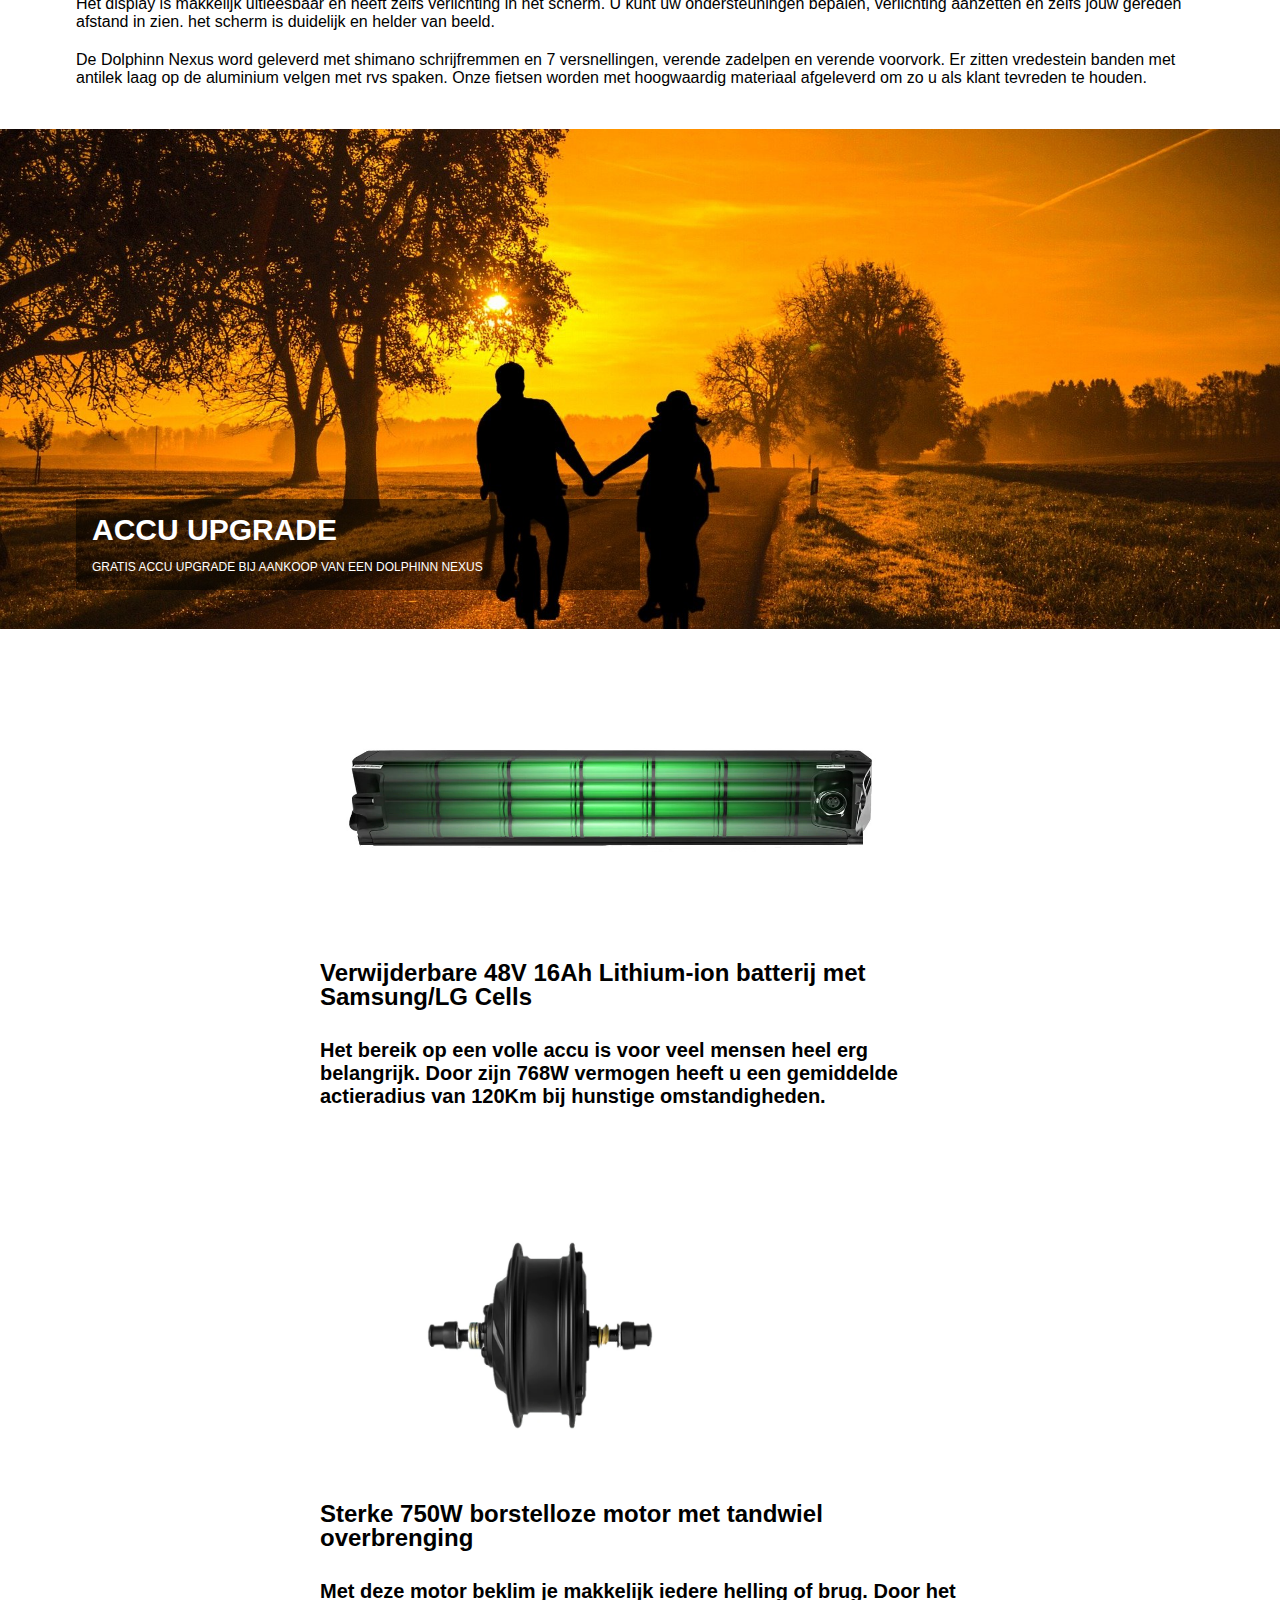
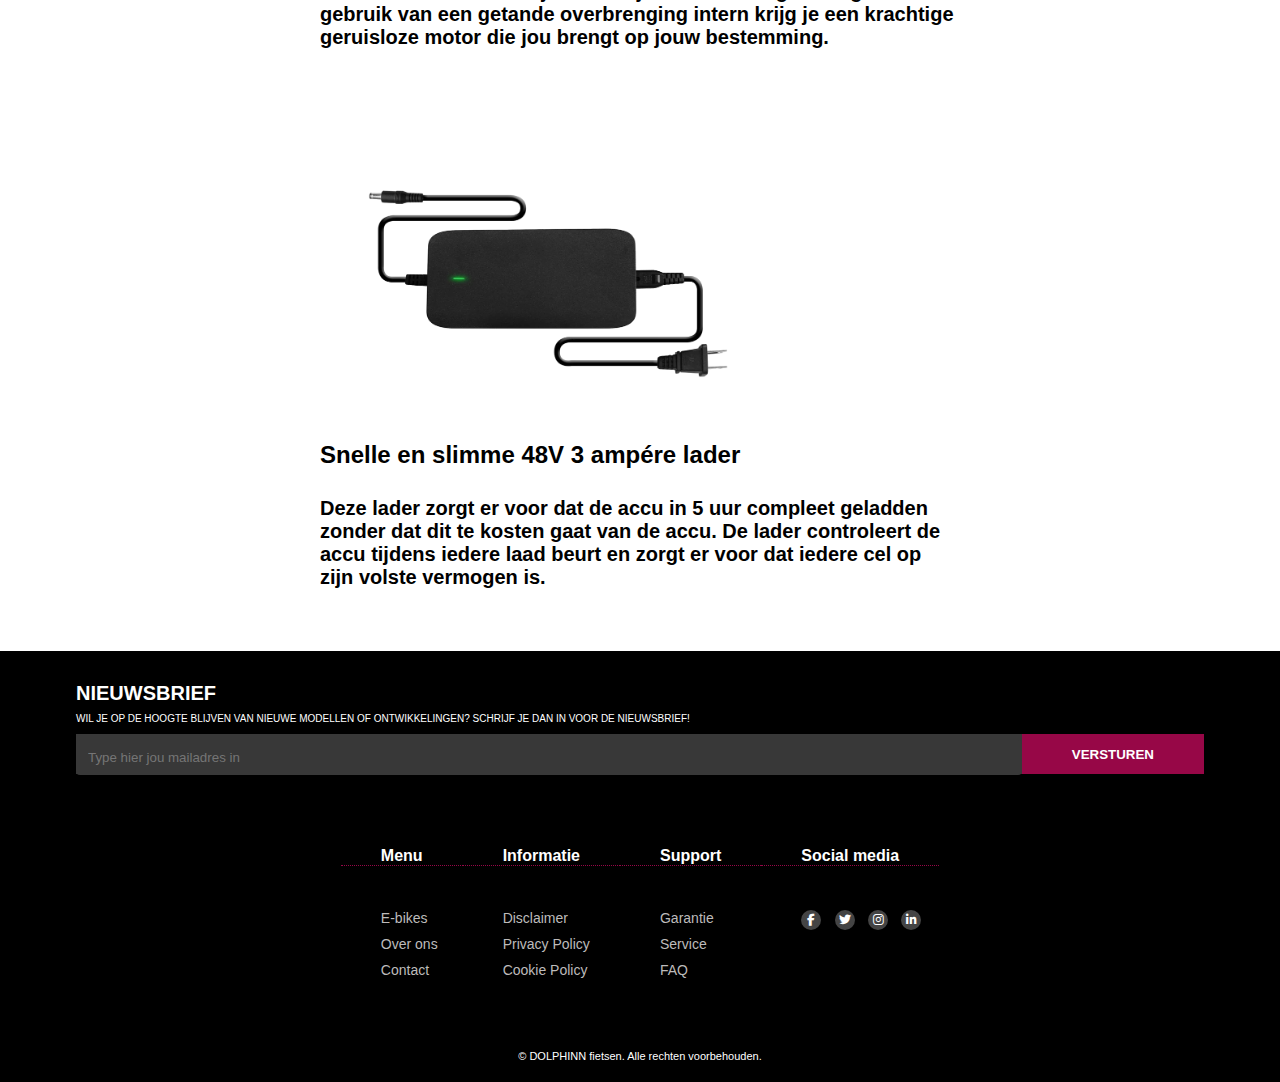
<file: nexus.html>
<!DOCTYPE html>
<html lang="en">
  <head>
    <meta charset="UTF-8" />
    <meta http-equiv="X-UA-Compatible" content="IE=edge" />
    <meta name="viewport" content="width=device-width, initial-scale=1.0" />
    <link rel="stylesheet" href="css/style.css" />
    <link
      rel="stylesheet"
      href="https://cdnjs.cloudflare.com/ajax/libs/font-awesome/6.1.1/css/all.min.css"
    />
    <title>Dolphinn Nexus</title>
    <link rel="icon" type="image/x-icon" href="images/favicon.ico" />
  </head>
  <body>
    <!--------------------------------------------------------------->

    <header class="header">
      <a href="/" class="logo"
        ><img src="images/logo2.png" class="logo-img" alt="Dolphinn" />
        <h1>Dolphinn</h1>
      </a>
      <input class="menu-btn" type="checkbox" id="menu-btn" />
      <label class="menu-icon" for="menu-btn"
        ><span class="nav-icon"></span>
      </label>
      <ul class="menu">
        <li><a href="ebikes.html">E-BIKES</a></li>
        <li><a href="about.html">OVER ONS</a></li>
        <li><a href="contact.html">CONTACT</a></li>
      </ul>
    </header>
    <main>
      <!--------------------------------------------------------------->

      <section class="img-banner">
        <div class="container">
          <div class="banner-text">
            <div><h2>Build with passion</h2></div>
            <div><h3>Dolphinn fietsen</h3></div>
          </div>
        </div>
      </section>

      <!--------------------------------------------------------------->

      <section class="bg-nexus">
        <div class="container">
          <ul class="breadcrumb">
            <li><a href="index.html">Home</a></li>
            <li><a href="ebikes.html">Ebikes</a></li>
          </ul>
          <div class="nexus-section">
            <article>
              <div class="nexus">
                <div class="nexus_bike nexus-img-1"></div>
              </div>
            </article>

            <!--------------------------------------------------------------->

            <article>
              <div class="nexus">
                <div class="nexus-title">
                  <h2>Dolphinn Nexus</h2>
                  <h3>7 Versnellingen en schijfremmen</h3>
                  <p>
                    Voor de echte fiets genieter ben je hier aan het juiste
                    adres. De Dolphinn nexus is een heerlijke fiets om...
                    <a class="more" href="#description">Lees meer</a>
                  </p>
                  <div class="nexus-color">
                    <p>Kies de kleur</p>
                    <ul>
                      <li class="color" id="white"></li>
                      <li class="color" id="black"></li>
                    </ul>
                    <div>
                      <p>Framehoogte</p>
                      <button>50cm<br />1,57 - 1,77m</button>
                      <button>57cm<br />1,77 - 1,95m</button>
                    </div>
                    <div>
                      <p>Accu</p>
                      <button>400Wh<br />35 - 120km</button>
                    </div>
                    <div>
                      <h3 class="nexus-price">Totaal bedrag van:</h3>
                      <p id="nexus-price">€2099</p>
                    </div>
                  </div>
                </div>
              </div>
            </article>
          </div>
        </div>
      </section>

      <!--------------------------------------------------------------->

      <section id="description" class="bg-nexus">
        <div class="container">
          <div class="nexus-title">
            <h3>Beschrijving</h3>
            <p class="description">
              Voor de echte fiets genieter ben je hier aan het juiste adres. De
              Dolphinn Nexus is een heerlijke fiets om lange afstanden te
              touren. Dit ook door zijn gemiddelde actieradius van 120km op een
              volle lading. Dat is toch heerlijk om zo zonder zorgen een
              heerlijk rondje te gaan fietsen
            </p>
            <p class="description">
              Deze Dolphinn Nexus heeft een krachtige 750W borstelloze motor met
              interne tandwiel overbrenging waardoor deze motor een hoog koppel
              heeft en helpt om u makkelijk een heuvel of brug op te brengen.
            </p>
            <p class="description">
              Het display is makkelijk uitleesbaar en heeft zelfs verlichting in
              het scherm. U kunt uw ondersteuningen bepalen, verlichting
              aanzetten en zelfs jouw gereden afstand in zien. het scherm is
              duidelijk en helder van beeld.
            </p>
            <p class="description">
              De Dolphinn Nexus word geleverd met shimano schrijfremmen en 7
              versnellingen, verende zadelpen en verende voorvork. Er zitten
              vredestein banden met antilek laag op de aluminium velgen met rvs
              spaken. Onze fietsen worden met hoogwaardig materiaal afgeleverd
              om zo u als klant tevreden te houden.
            </p>
          </div>
        </div>
      </section>

      <!--------------------------------------------------------------->

      <section class="bg-marketing">
        <div class="container">
          <div class="marketing-text">
            <div>
              <h3>Accu upgrade</h3>
              <p>Gratis accu upgrade bij aankoop van een Dolphinn Nexus</p>
            </div>
          </div>
        </div>
      </section>

      <!--------------------------------------------------------------->

      <section class="section-bg">
        <div class="info-section">
          <div class="info">
            <div class="inform info-img"></div>
          </div>
          <div class="info">
            <h3>
              Verwijderbare 48V 16Ah Lithium-ion batterij met Samsung/LG Cells
            </h3>
            <p>
              Het bereik op een volle accu is voor veel mensen heel erg
              belangrijk. Door zijn 768W vermogen heeft u een gemiddelde
              actieradius van 120Km bij hunstige omstandigheden.
            </p>
          </div>
        </div>
      </section>

      <!--------------------------------------------------------------->

      <section class="section-bg">
        <div class="motor-section">
          <div class="motor">
            <div class="motors motor-img"></div>
          </div>
          <div class="motor">
            <h3>Sterke 750W borstelloze motor met tandwiel overbrenging</h3>
            <p>
              Met deze motor beklim je makkelijk iedere helling of brug. Door
              het gebruik van een getande overbrenging intern krijg je een
              krachtige geruisloze motor die jou brengt op jouw bestemming.
            </p>
          </div>
        </div>
      </section>

      <!--------------------------------------------------------------->

      <section class="section-bg">
        <div class="charger-section">
          <div class="charger">
            <div class="chargers charger-img"></div>
          </div>
          <div class="charger">
            <h3>Snelle en slimme 48V 3 ampére lader</h3>
            <p>
              Deze lader zorgt er voor dat de accu in 5 uur compleet geladden
              zonder dat dit te kosten gaat van de accu. De lader controleert de
              accu tijdens iedere laad beurt en zorgt er voor dat iedere cel op
              zijn volste vermogen is.
            </p>
          </div>
        </div>
      </section>

      <!--------------------------------------------------------------->

      <section>
        <div class="container">
          <form action="#">
            <div class="news">
              <div class="newsletter">
                <h3>Nieuwsbrief</h3>
                <p>
                  Wil je op de hoogte blijven van nieuwe modellen of
                  ontwikkelingen? schrijf je dan in voor de nieuwsbrief!
                </p>
              </div>
              <div class="news-input">
                <div class="news-email">
                  <input
                    type="text"
                    name="EmailAddress"
                    placeholder="Type hier jou mailadres in"
                  />
                </div>
                <div class="news-btn">
                  <button
                    type="submit"
                    value="subscribe"
                    onclick="alert(' Gelukt! \n Dank u wel voor het aanmelden!')"
                  >
                    Versturen
                  </button>
                </div>
              </div>
            </div>
          </form>
        </div>
      </section>
    </main>

    <!--------------------------------------------------------------->

    <footer class="footer">
      <div>
        <div class="footernav-row">
          <div class="footernav-col">
            <h4>Menu</h4>
            <ul>
              <li><a href="ebikes.html">E-bikes</a></li>
              <li><a href="about.html">Over ons</a></li>
              <li><a href="contact.html">Contact</a></li>
            </ul>
          </div>
          <div class="footernav-col">
            <h4>Informatie</h4>
            <ul>
              <li><a href="#">Disclaimer</a></li>
              <li><a href="#">Privacy Policy</a></li>
              <li><a href="#">Cookie Policy</a></li>
            </ul>
          </div>
          <div class="footernav-col">
            <h4>Support</h4>
            <ul>
              <li><a href="#">Garantie</a></li>
              <li><a href="#">Service</a></li>
              <li><a href="#">FAQ</a></li>
            </ul>
          </div>
          <div class="footernav-col">
            <h4>Social media</h4>
            <div class="social-icons">
              <ul>
                <a href="#"><i class="fab fa-facebook-f"></i></a>
                <a href="#"><i class="fab fa-twitter"></i></a>
                <a href="#"><i class="fab fa-instagram"></i></a>
                <a href="#"><i class="fab fa-linkedin-in"></i></a>
              </ul>
            </div>
          </div>
        </div>
      </div>
      <div class="footer-copy">
        <p>© DOLPHINN fietsen. Alle rechten voorbehouden.</p>
      </div>
    </footer>
  </body>
</html>
</file>
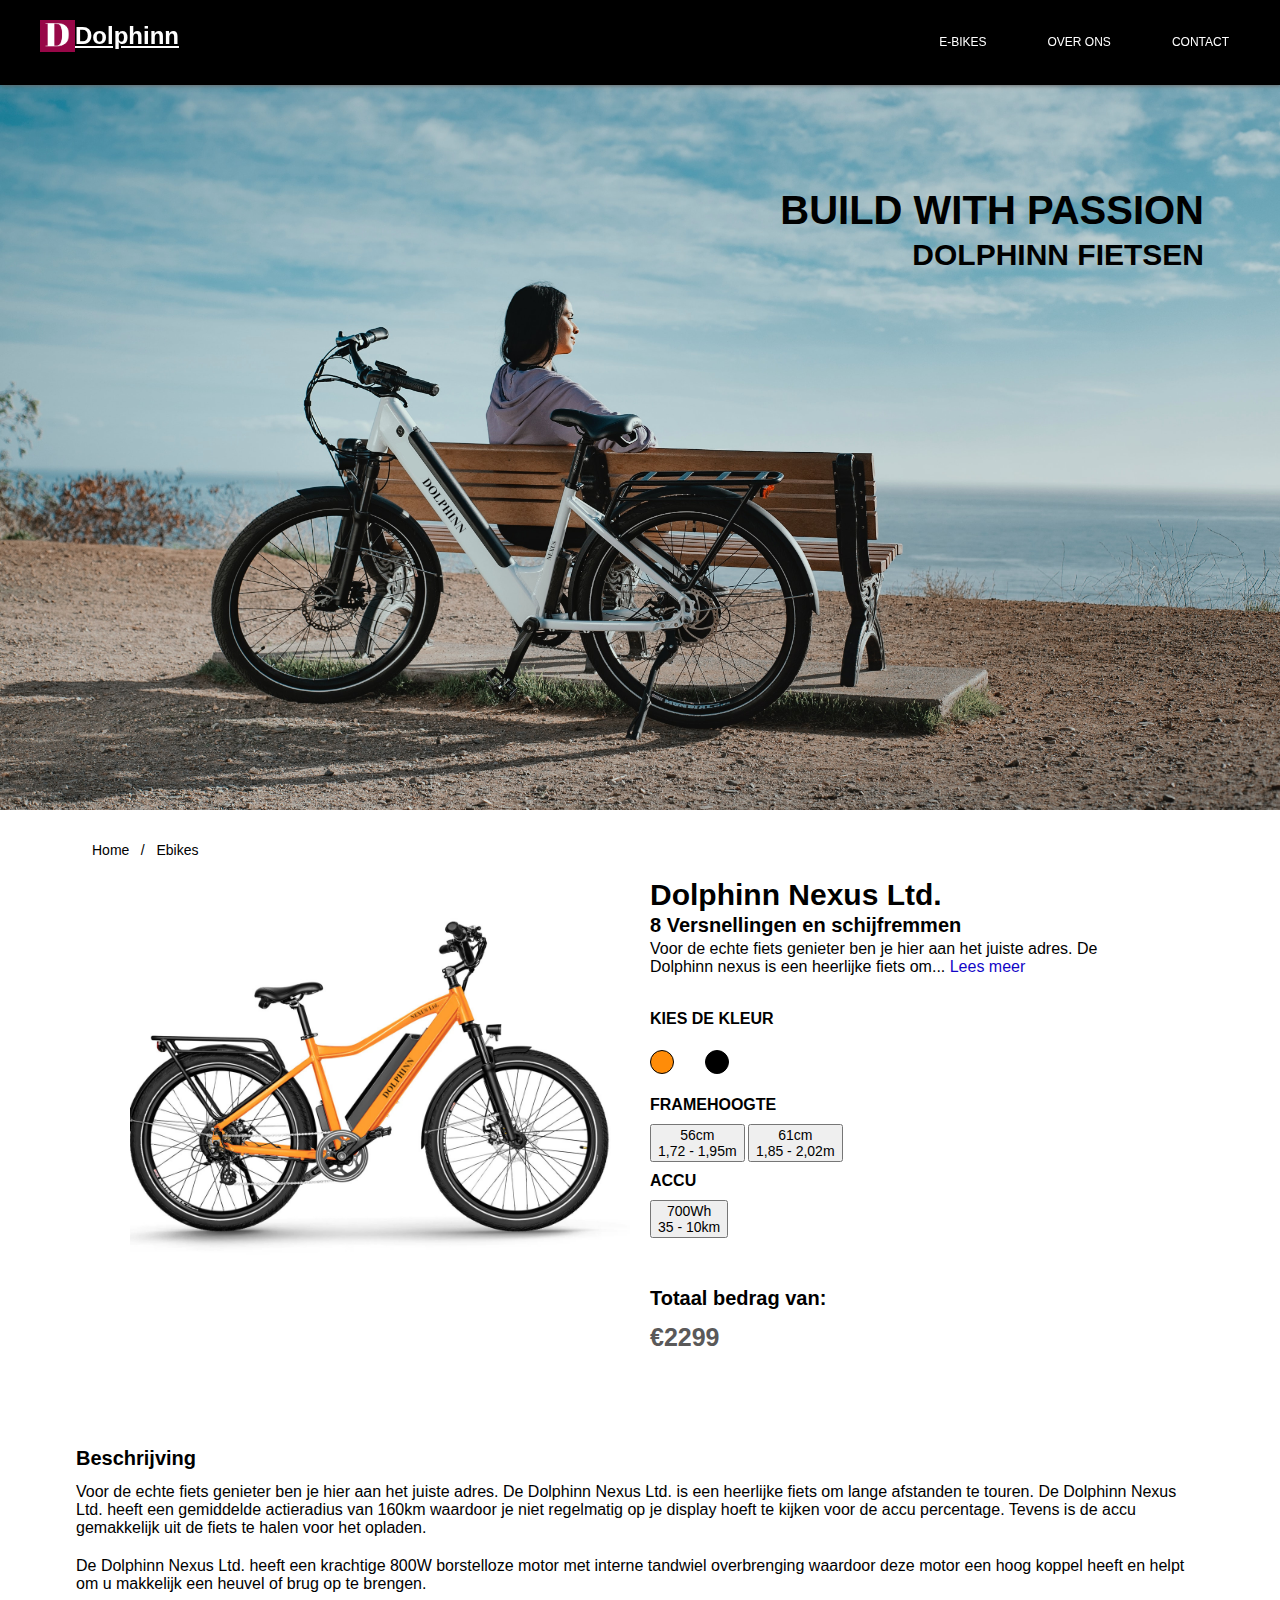
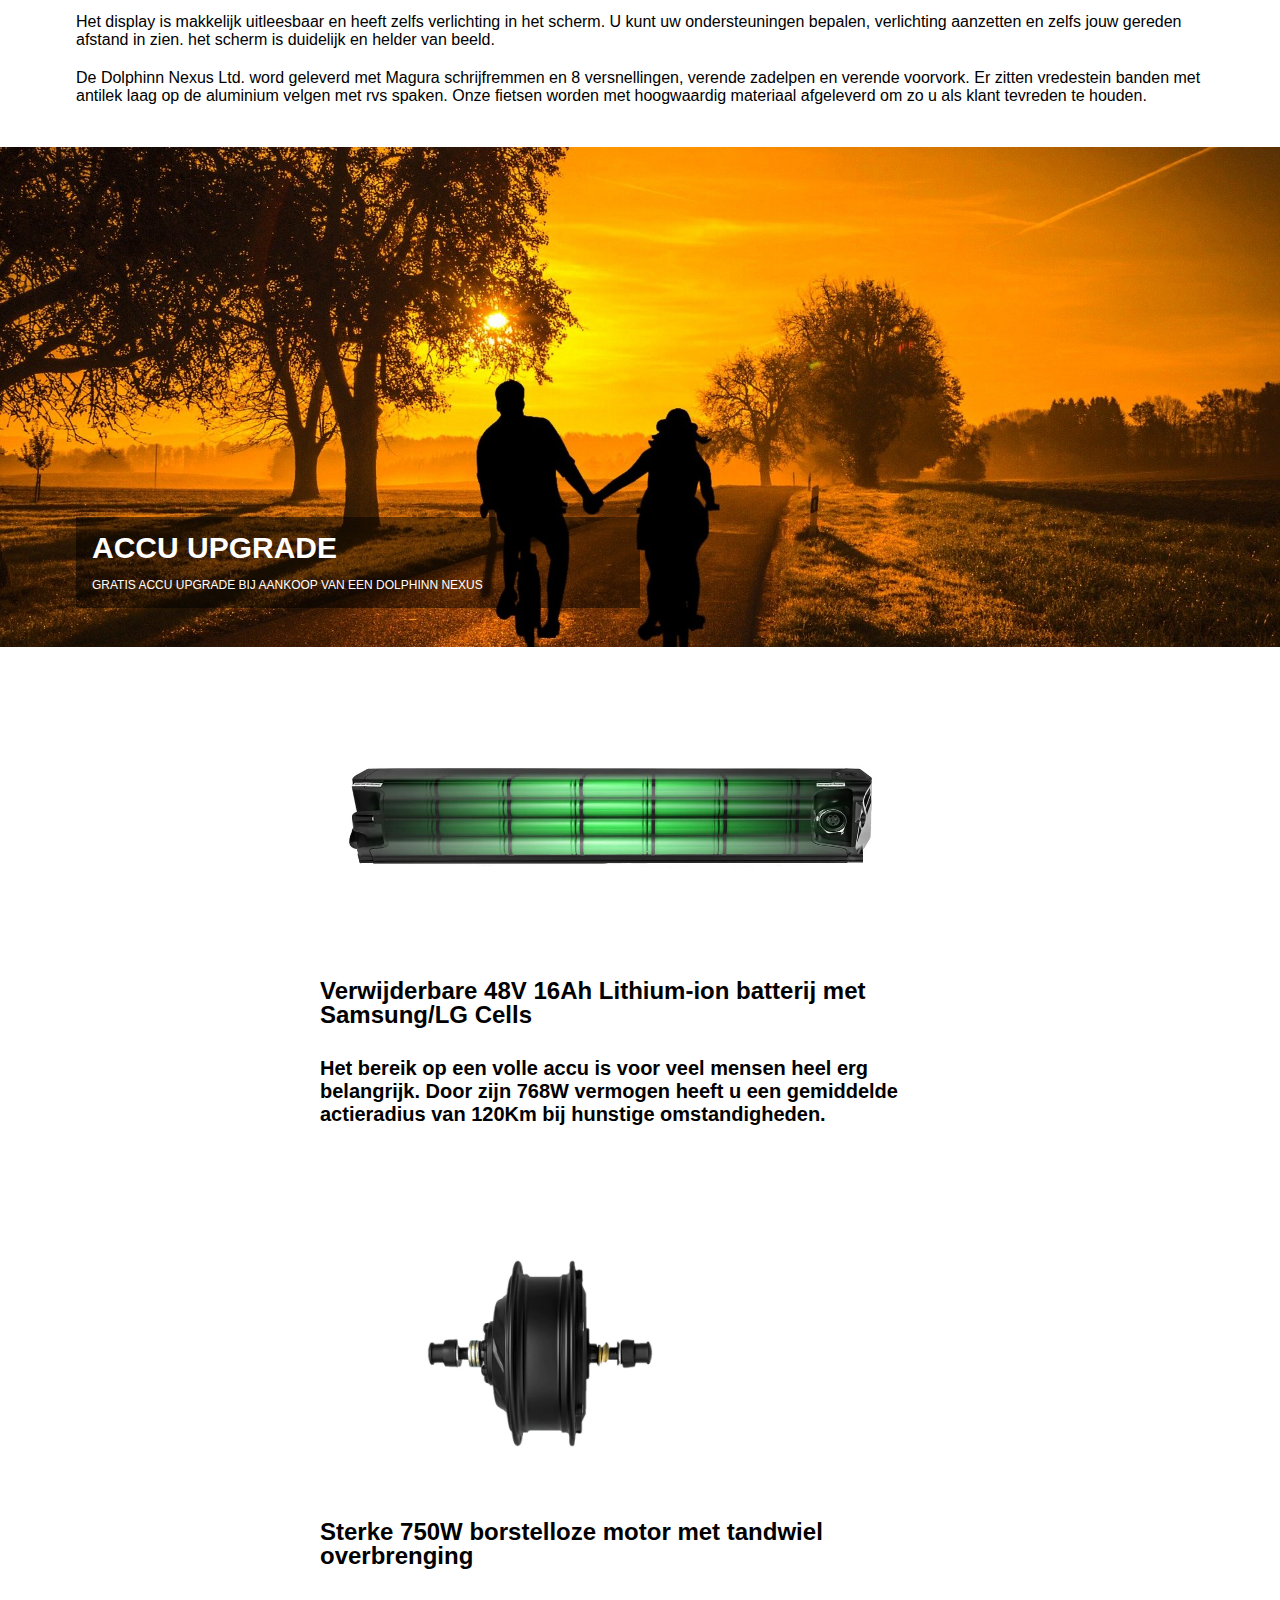
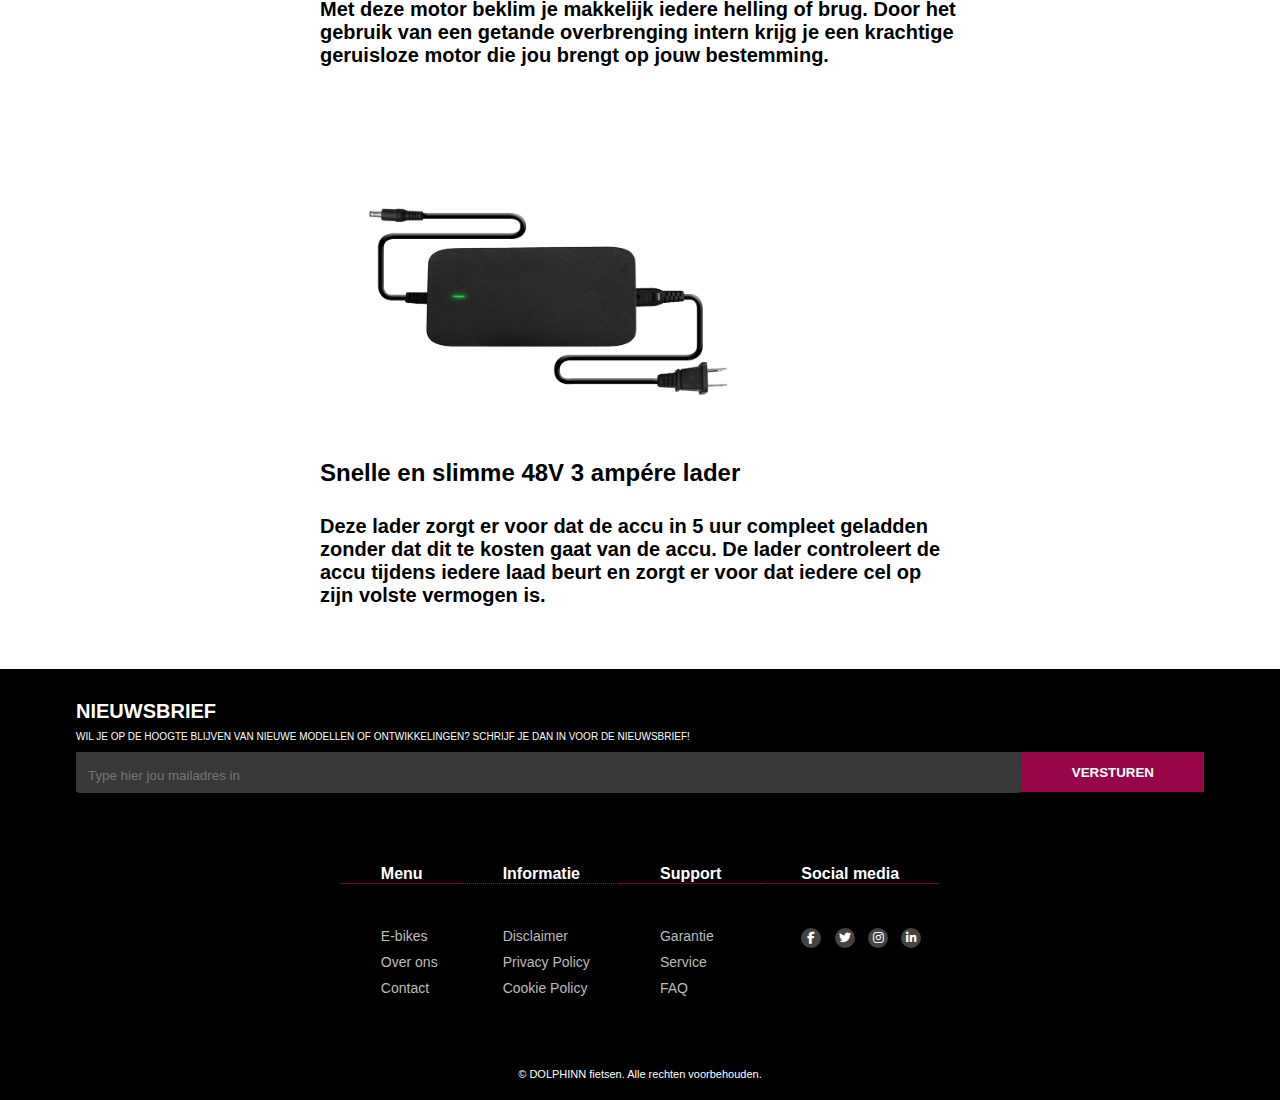
<file: nexusltd.html>
<!DOCTYPE html>
<html lang="en">
  <head>
    <meta charset="UTF-8" />
    <meta http-equiv="X-UA-Compatible" content="IE=edge" />
    <meta name="viewport" content="width=device-width, initial-scale=1.0" />
    <link rel="stylesheet" href="css/style.css" />
    <link
      rel="stylesheet"
      href="https://cdnjs.cloudflare.com/ajax/libs/font-awesome/6.1.1/css/all.min.css"
    />
    <title>Dolphinn Nexus Ltd.</title>
    <link rel="icon" type="image/x-icon" href="images/favicon.ico" />
  </head>
  <body>
    <!--------------------------------------------------------------->

    <header class="header">
      <a href="/" class="logo"
        ><img src="images/logo2.png" class="logo-img" alt="Dolphinn" />
        <h1>Dolphinn</h1>
      </a>
      <input class="menu-btn" type="checkbox" id="menu-btn" />
      <label class="menu-icon" for="menu-btn"
        ><span class="nav-icon"></span>
      </label>
      <ul class="menu">
        <li><a href="ebikes.html">E-BIKES</a></li>
        <li><a href="about.html">OVER ONS</a></li>
        <li><a href="contact.html">CONTACT</a></li>
      </ul>
    </header>
    <main>
      <!--------------------------------------------------------------->

      <section class="img-banner">
        <div class="container">
          <div class="banner-text">
            <div><h2>Build with passion</h2></div>
            <div><h3>Dolphinn fietsen</h3></div>
          </div>
        </div>
      </section>

      <!--------------------------------------------------------------->

      <section class="bg-nexus">
        <div class="container">
          <ul class="breadcrumb">
            <li><a href="index.html">Home</a></li>
            <li><a href="ebikes.html">Ebikes</a></li>
          </ul>
          <div class="nexus-section">
            <article>
              <div class="nexus">
                <div class="nexus_bike nexus-img-2"></div>
              </div>
            </article>

            <!--------------------------------------------------------------->

            <article>
              <div class="nexus">
                <div class="nexus-title">
                  <h2>Dolphinn Nexus Ltd.</h2>
                  <h3>8 Versnellingen en schijfremmen</h3>
                  <p>
                    Voor de echte fiets genieter ben je hier aan het juiste
                    adres. De Dolphinn nexus is een heerlijke fiets om...
                    <a class="more" href="#description">Lees meer</a>
                  </p>
                  <div class="nexus-color">
                    <p>Kies de kleur</p>
                    <ul>
                      <li class="color" id="orange"></li>
                      <li class="color" id="black"></li>
                    </ul>
                    <div>
                      <p>Framehoogte</p>
                      <button>56cm<br />1,72 - 1,95m</button>
                      <button>61cm<br />1,85 - 2,02m</button>
                    </div>
                    <div>
                      <p>Accu</p>
                      <button>700Wh<br />35 - 10km</button>
                    </div>
                    <div>
                      <h3 class="nexus-price">Totaal bedrag van:</h3>
                      <p id="nexus-price">€2299</p>
                    </div>
                  </div>
                </div>
              </div>
            </article>
          </div>
        </div>
      </section>

      <!--------------------------------------------------------------->

      <section id="description" class="bg-nexus">
        <div class="container">
          <div class="nexus-title">
            <h3>Beschrijving</h3>
            <p class="description">
              Voor de echte fiets genieter ben je hier aan het juiste adres. De
              Dolphinn Nexus Ltd. is een heerlijke fiets om lange afstanden te
              touren. De Dolphinn Nexus Ltd. heeft een gemiddelde actieradius
              van 160km waardoor je niet regelmatig op je display hoeft te
              kijken voor de accu percentage. Tevens is de accu gemakkelijk uit
              de fiets te halen voor het opladen.
            </p>
            <p class="description">
              De Dolphinn Nexus Ltd. heeft een krachtige 800W borstelloze motor
              met interne tandwiel overbrenging waardoor deze motor een hoog
              koppel heeft en helpt om u makkelijk een heuvel of brug op te
              brengen.
            </p>
            <p class="description">
              Het display is makkelijk uitleesbaar en heeft zelfs verlichting in
              het scherm. U kunt uw ondersteuningen bepalen, verlichting
              aanzetten en zelfs jouw gereden afstand in zien. het scherm is
              duidelijk en helder van beeld.
            </p>
            <p class="description">
              De Dolphinn Nexus Ltd. word geleverd met Magura schrijfremmen en 8
              versnellingen, verende zadelpen en verende voorvork. Er zitten
              vredestein banden met antilek laag op de aluminium velgen met rvs
              spaken. Onze fietsen worden met hoogwaardig materiaal afgeleverd
              om zo u als klant tevreden te houden.
            </p>
          </div>
        </div>
      </section>

      <!--------------------------------------------------------------->

      <section class="bg-marketing">
        <div class="container">
          <div class="marketing-text">
            <div>
              <h3>Accu upgrade</h3>
              <p>Gratis accu upgrade bij aankoop van een Dolphinn Nexus</p>
            </div>
          </div>
        </div>
      </section>

      <!--------------------------------------------------------------->

      <section class="section-bg">
        <div class="info-section">
          <div class="info">
            <div class="inform info-img"></div>
          </div>
          <div class="info">
            <h3>
              Verwijderbare 48V 16Ah Lithium-ion batterij met Samsung/LG Cells
            </h3>
            <p>
              Het bereik op een volle accu is voor veel mensen heel erg
              belangrijk. Door zijn 768W vermogen heeft u een gemiddelde
              actieradius van 120Km bij hunstige omstandigheden.
            </p>
          </div>
        </div>
      </section>

      <!--------------------------------------------------------------->

      <section class="section-bg">
        <div class="motor-section">
          <div class="motor">
            <div class="motors motor-img"></div>
          </div>
          <div class="motor">
            <h3>Sterke 750W borstelloze motor met tandwiel overbrenging</h3>
            <p>
              Met deze motor beklim je makkelijk iedere helling of brug. Door
              het gebruik van een getande overbrenging intern krijg je een
              krachtige geruisloze motor die jou brengt op jouw bestemming.
            </p>
          </div>
        </div>
      </section>

      <!--------------------------------------------------------------->

      <section class="section-bg">
        <div class="charger-section">
          <div class="charger">
            <div class="chargers charger-img"></div>
          </div>
          <div class="charger">
            <h3>Snelle en slimme 48V 3 ampére lader</h3>
            <p>
              Deze lader zorgt er voor dat de accu in 5 uur compleet geladden
              zonder dat dit te kosten gaat van de accu. De lader controleert de
              accu tijdens iedere laad beurt en zorgt er voor dat iedere cel op
              zijn volste vermogen is.
            </p>
          </div>
        </div>
      </section>

      <!--------------------------------------------------------------->

      <section>
        <div class="container">
          <form action="#">
            <div class="news">
              <div class="newsletter">
                <h3>Nieuwsbrief</h3>
                <p>
                  Wil je op de hoogte blijven van nieuwe modellen of
                  ontwikkelingen? schrijf je dan in voor de nieuwsbrief!
                </p>
              </div>
              <div class="news-input">
                <div class="news-email">
                  <input
                    type="text"
                    name="EmailAddress"
                    placeholder="Type hier jou mailadres in"
                  />
                </div>
                <div class="news-btn">
                  <button
                    type="submit"
                    value="subscribe"
                    onclick="alert(' Gelukt! \n Dank u wel voor het aanmelden!')"
                  >
                    Versturen
                  </button>
                </div>
              </div>
            </div>
          </form>
        </div>
      </section>
    </main>

    <!--------------------------------------------------------------->

    <footer class="footer">
      <div>
        <div class="footernav-row">
          <div class="footernav-col">
            <h4>Menu</h4>
            <ul>
              <li><a href="ebikes.html">E-bikes</a></li>
              <li><a href="about.html">Over ons</a></li>
              <li><a href="contact.html">Contact</a></li>
            </ul>
          </div>
          <div class="footernav-col">
            <h4>Informatie</h4>
            <ul>
              <li><a href="#">Disclaimer</a></li>
              <li><a href="#">Privacy Policy</a></li>
              <li><a href="#">Cookie Policy</a></li>
            </ul>
          </div>
          <div class="footernav-col">
            <h4>Support</h4>
            <ul>
              <li><a href="#">Garantie</a></li>
              <li><a href="#">Service</a></li>
              <li><a href="#">FAQ</a></li>
            </ul>
          </div>
          <div class="footernav-col">
            <h4>Social media</h4>
            <div class="social-icons">
              <ul>
                <a href="#"><i class="fab fa-facebook-f"></i></a>
                <a href="#"><i class="fab fa-twitter"></i></a>
                <a href="#"><i class="fab fa-instagram"></i></a>
                <a href="#"><i class="fab fa-linkedin-in"></i></a>
              </ul>
            </div>
          </div>
        </div>
      </div>
      <div class="footer-copy">
        <p>© DOLPHINN fietsen. Alle rechten voorbehouden.</p>
      </div>
    </footer>
  </body>
</html>
</file>
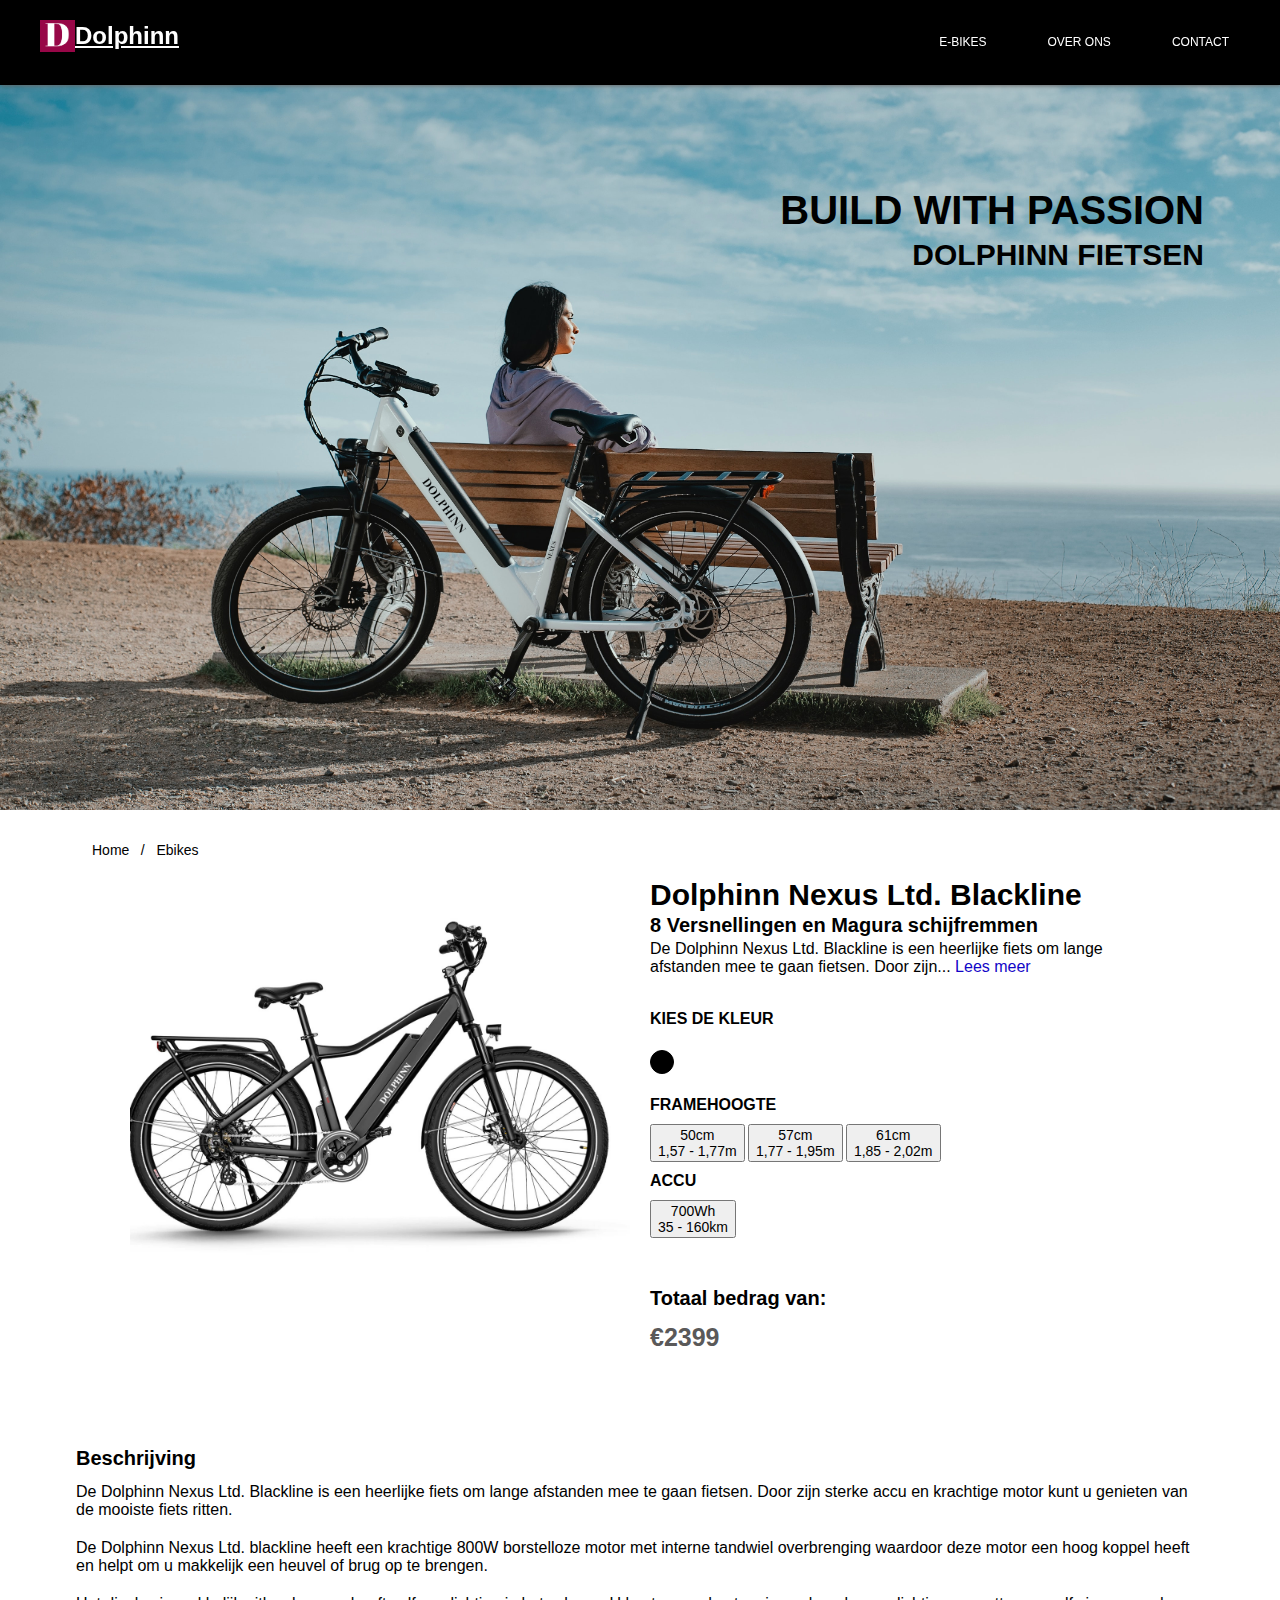
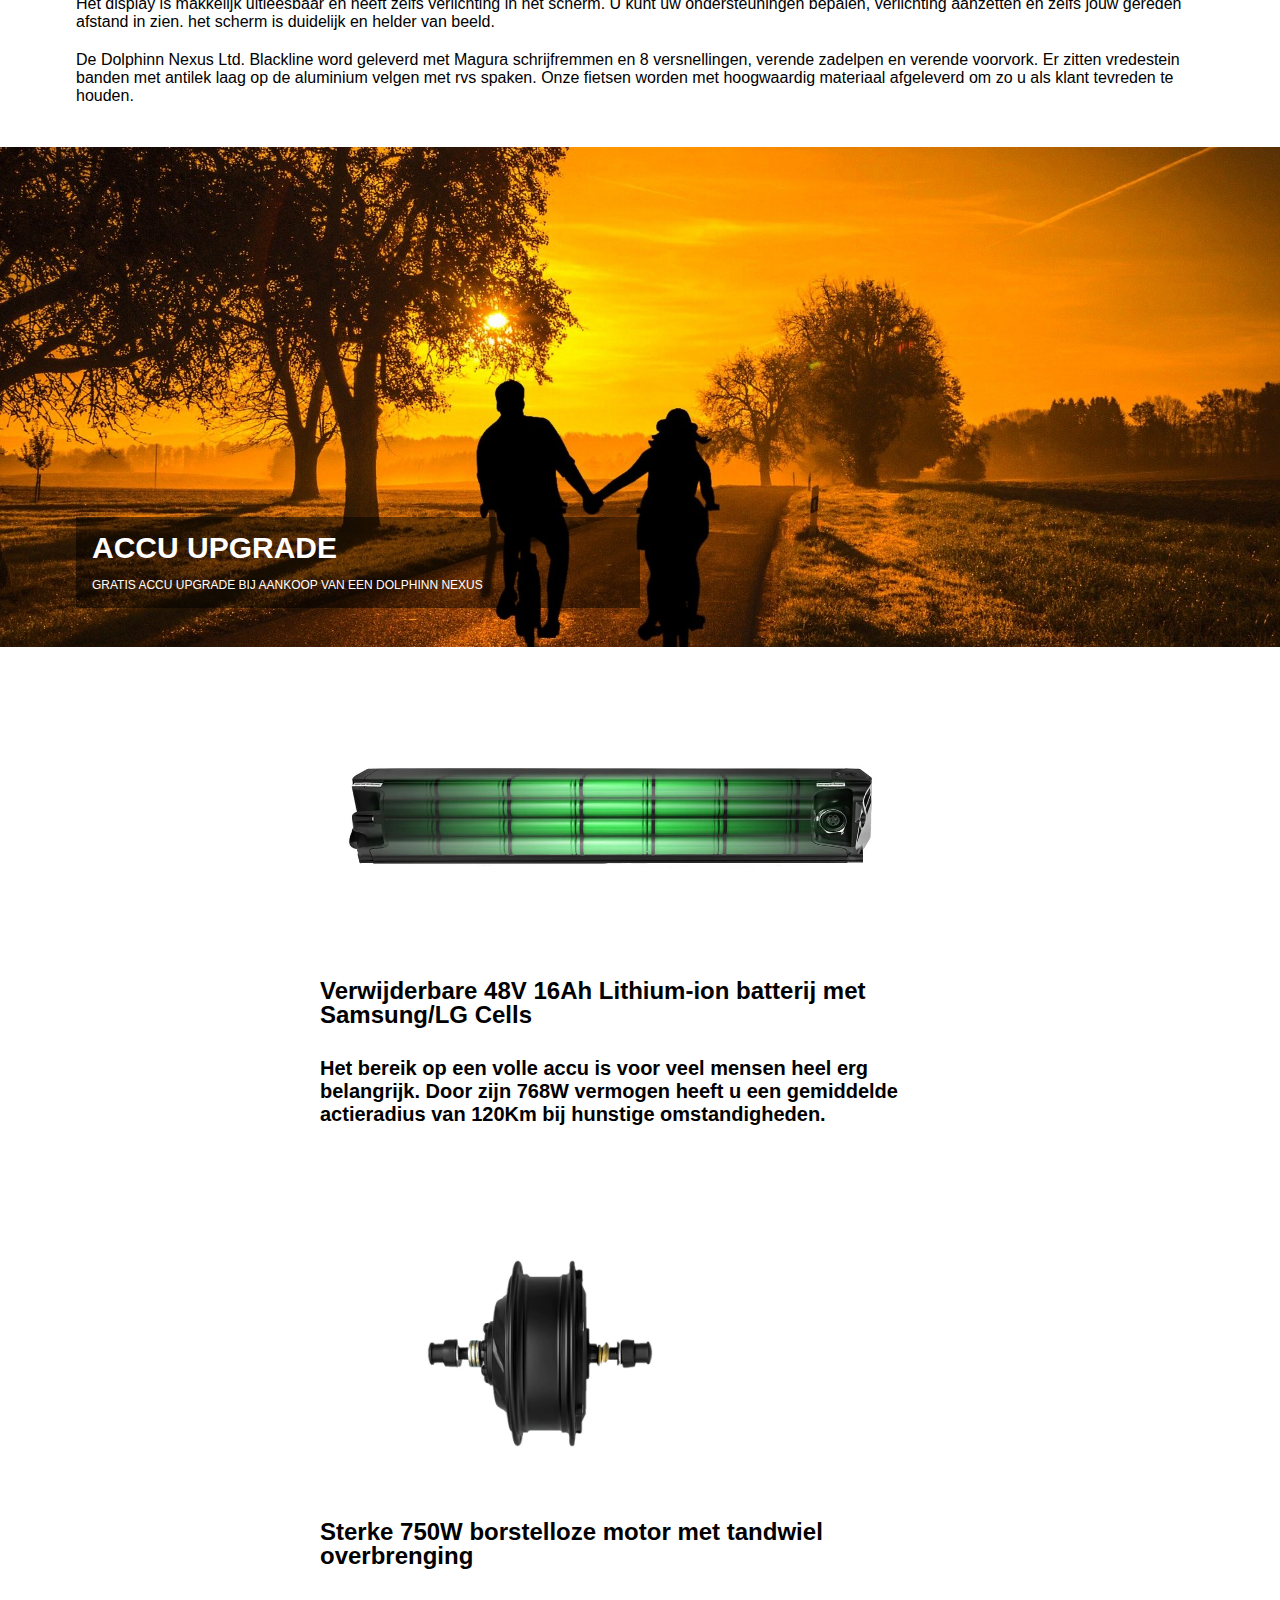
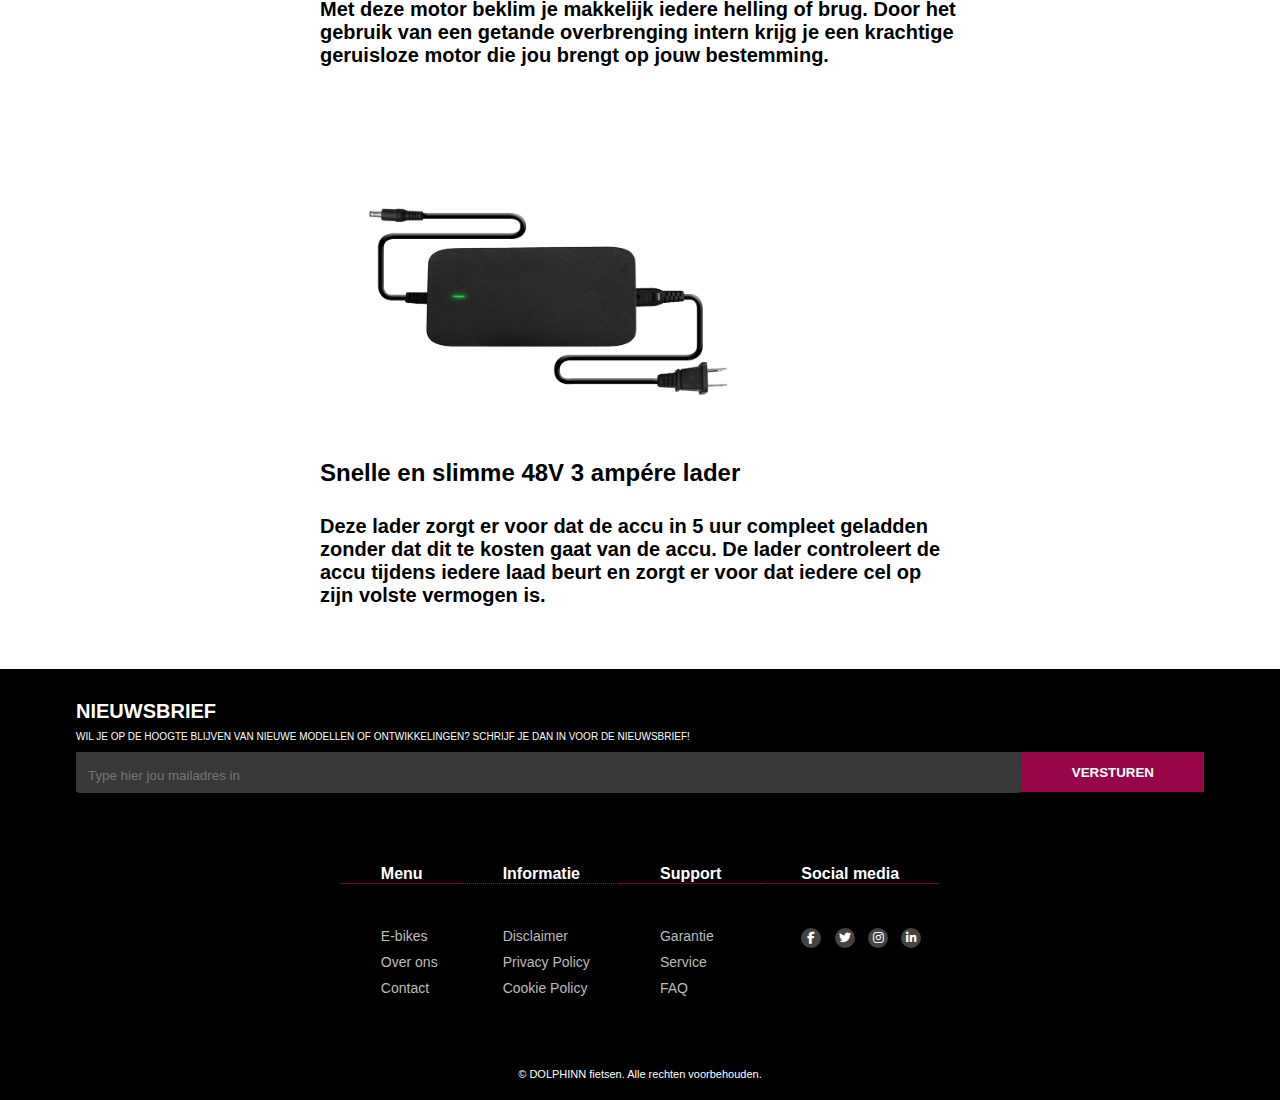
<file: nexusltdblack.html>
<!DOCTYPE html>
<html lang="en">
  <head>
    <meta charset="UTF-8" />
    <meta http-equiv="X-UA-Compatible" content="IE=edge" />
    <meta name="viewport" content="width=device-width, initial-scale=1.0" />
    <link rel="stylesheet" href="css/style.css" />
    <link
      rel="stylesheet"
      href="https://cdnjs.cloudflare.com/ajax/libs/font-awesome/6.1.1/css/all.min.css"
    />
    <title>Dolphinn Nexus Ltd. Blackline</title>
    <link rel="icon" type="image/x-icon" href="images/favicon.ico" />
  </head>
  <body>
    <!--------------------------------------------------------------->

    <header class="header">
      <a href="/" class="logo"
        ><img src="images/logo2.png" class="logo-img" alt="Dolphinn" />
        <h1>Dolphinn</h1>
      </a>
      <input class="menu-btn" type="checkbox" id="menu-btn" />
      <label class="menu-icon" for="menu-btn"
        ><span class="nav-icon"></span>
      </label>
      <ul class="menu">
        <li><a href="ebikes.html">E-BIKES</a></li>
        <li><a href="about.html">OVER ONS</a></li>
        <li><a href="contact.html">CONTACT</a></li>
      </ul>
    </header>
    <main>
      <!--------------------------------------------------------------->

      <section class="img-banner">
        <div class="container">
          <div class="banner-text">
            <div><h2>Build with passion</h2></div>
            <div><h3>Dolphinn fietsen</h3></div>
          </div>
        </div>
      </section>

      <!--------------------------------------------------------------->

      <section class="bg-nexus">
        <div class="container">
          <ul class="breadcrumb">
            <li><a href="index.html">Home</a></li>
            <li><a href="ebikes.html">Ebikes</a></li>
          </ul>
          <div class="nexus-section">
            <article>
              <div class="nexus">
                <div class="nexus_bike nexus-img-4"></div>
              </div>
            </article>

            <!--------------------------------------------------------------->

            <article>
              <div class="nexus">
                <div class="nexus-title">
                  <h2>Dolphinn Nexus Ltd. Blackline</h2>
                  <h3>8 Versnellingen en Magura schijfremmen</h3>
                  <p>
                    De Dolphinn Nexus Ltd. Blackline is een heerlijke fiets om
                    lange afstanden mee te gaan fietsen. Door zijn...
                    <a class="more" href="#description">Lees meer</a>
                  </p>
                  <div class="nexus-color">
                    <p>Kies de kleur</p>
                    <ul>
                      <li class="color" id="black"></li>
                    </ul>
                    <div>
                      <p>Framehoogte</p>
                      <button>50cm<br />1,57 - 1,77m</button>
                      <button>57cm<br />1,77 - 1,95m</button>
                      <button>61cm<br />1,85 - 2,02m</button>
                    </div>
                    <div>
                      <p>Accu</p>
                      <button>700Wh<br />35 - 160km</button>
                    </div>
                    <div>
                      <h3 class="nexus-price">Totaal bedrag van:</h3>
                      <p id="nexus-price">€2399</p>
                    </div>
                  </div>
                </div>
              </div>
            </article>
          </div>
        </div>
      </section>

      <!--------------------------------------------------------------->

      <section id="description" class="bg-nexus">
        <div class="container">
          <div class="nexus-title">
            <h3>Beschrijving</h3>
            <p class="description">
              De Dolphinn Nexus Ltd. Blackline is een heerlijke fiets om lange
              afstanden mee te gaan fietsen. Door zijn sterke accu en krachtige
              motor kunt u genieten van de mooiste fiets ritten.
            </p>
            <p class="description">
              De Dolphinn Nexus Ltd. blackline heeft een krachtige 800W
              borstelloze motor met interne tandwiel overbrenging waardoor deze
              motor een hoog koppel heeft en helpt om u makkelijk een heuvel of
              brug op te brengen.
            </p>
            <p class="description">
              Het display is makkelijk uitleesbaar en heeft zelfs verlichting in
              het scherm. U kunt uw ondersteuningen bepalen, verlichting
              aanzetten en zelfs jouw gereden afstand in zien. het scherm is
              duidelijk en helder van beeld.
            </p>
            <p class="description">
              De Dolphinn Nexus Ltd. Blackline word geleverd met Magura
              schrijfremmen en 8 versnellingen, verende zadelpen en verende
              voorvork. Er zitten vredestein banden met antilek laag op de
              aluminium velgen met rvs spaken. Onze fietsen worden met
              hoogwaardig materiaal afgeleverd om zo u als klant tevreden te
              houden.
            </p>
          </div>
        </div>
      </section>

      <!--------------------------------------------------------------->

      <section class="bg-marketing">
        <div class="container">
          <div class="marketing-text">
            <div>
              <h3>Accu upgrade</h3>
              <p>Gratis accu upgrade bij aankoop van een Dolphinn Nexus</p>
            </div>
          </div>
        </div>
      </section>

      <!--------------------------------------------------------------->

      <section class="section-bg">
        <div class="info-section">
          <div class="info">
            <div class="inform info-img"></div>
          </div>
          <div class="info">
            <h3>
              Verwijderbare 48V 16Ah Lithium-ion batterij met Samsung/LG Cells
            </h3>
            <p>
              Het bereik op een volle accu is voor veel mensen heel erg
              belangrijk. Door zijn 768W vermogen heeft u een gemiddelde
              actieradius van 120Km bij hunstige omstandigheden.
            </p>
          </div>
        </div>
      </section>

      <!--------------------------------------------------------------->

      <section class="section-bg">
        <div class="motor-section">
          <div class="motor">
            <div class="motors motor-img"></div>
          </div>
          <div class="motor">
            <h3>Sterke 750W borstelloze motor met tandwiel overbrenging</h3>
            <p>
              Met deze motor beklim je makkelijk iedere helling of brug. Door
              het gebruik van een getande overbrenging intern krijg je een
              krachtige geruisloze motor die jou brengt op jouw bestemming.
            </p>
          </div>
        </div>
      </section>

      <!--------------------------------------------------------------->

      <section class="section-bg">
        <div class="charger-section">
          <div class="charger">
            <div class="chargers charger-img"></div>
          </div>
          <div class="charger">
            <h3>Snelle en slimme 48V 3 ampére lader</h3>
            <p>
              Deze lader zorgt er voor dat de accu in 5 uur compleet geladden
              zonder dat dit te kosten gaat van de accu. De lader controleert de
              accu tijdens iedere laad beurt en zorgt er voor dat iedere cel op
              zijn volste vermogen is.
            </p>
          </div>
        </div>
      </section>

      <!--------------------------------------------------------------->

      <section>
        <div class="container">
          <form action="#">
            <div class="news">
              <div class="newsletter">
                <h3>Nieuwsbrief</h3>
                <p>
                  Wil je op de hoogte blijven van nieuwe modellen of
                  ontwikkelingen? schrijf je dan in voor de nieuwsbrief!
                </p>
              </div>
              <div class="news-input">
                <div class="news-email">
                  <input
                    type="text"
                    name="EmailAddress"
                    placeholder="Type hier jou mailadres in"
                  />
                </div>
                <div class="news-btn">
                  <button
                    type="submit"
                    value="subscribe"
                    onclick="alert(' Gelukt! \n Dank u wel voor het aanmelden!')"
                  >
                    Versturen
                  </button>
                </div>
              </div>
            </div>
          </form>
        </div>
      </section>
    </main>

    <!--------------------------------------------------------------->

    <footer class="footer">
      <div>
        <div class="footernav-row">
          <div class="footernav-col">
            <h4>Menu</h4>
            <ul>
              <li><a href="ebikes.html">E-bikes</a></li>
              <li><a href="about.html">Over ons</a></li>
              <li><a href="contact.html">Contact</a></li>
            </ul>
          </div>
          <div class="footernav-col">
            <h4>Informatie</h4>
            <ul>
              <li><a href="#">Disclaimer</a></li>
              <li><a href="#">Privacy Policy</a></li>
              <li><a href="#">Cookie Policy</a></li>
            </ul>
          </div>
          <div class="footernav-col">
            <h4>Support</h4>
            <ul>
              <li><a href="#">Garantie</a></li>
              <li><a href="#">Service</a></li>
              <li><a href="#">FAQ</a></li>
            </ul>
          </div>
          <div class="footernav-col">
            <h4>Social media</h4>
            <div class="social-icons">
              <ul>
                <a href="#"><i class="fab fa-facebook-f"></i></a>
                <a href="#"><i class="fab fa-twitter"></i></a>
                <a href="#"><i class="fab fa-instagram"></i></a>
                <a href="#"><i class="fab fa-linkedin-in"></i></a>
              </ul>
            </div>
          </div>
        </div>
      </div>
      <div class="footer-copy">
        <p>© DOLPHINN fietsen. Alle rechten voorbehouden.</p>
      </div>
    </footer>
  </body>
</html>
</file>
<file: css/style.css>
/* ------Body layout css------ */

*,
*::before,
*::after{
  box-sizing: border-box;
}
html{
  scroll-behavior: smooth;
  scroll-padding-top: 50px;
}
body{
  width: 100%;
  margin:0;
  font-size: 12px;
  font-family: Verdana, Geneva, Tahoma, sans-serif;
  background-color: #000;
}

.container{
  margin-inline: auto;
  width: min(90%, 70.5rem);
}

section{
  padding: 2rem 0;
}
.section-bg{
  background-color: #fff;
  margin: auto;
}
a{
  color: #fff;
}

/* ------Typographie------ */

p{
  font-size: 10px;
}
p,
h1,
h2,
h3{
  margin: 0;
}
h1,
h2,
h3{
  line-height: 1;
}
  
/* ------header navigation menu css code------ */

.header {
  box-shadow: 1px 1px 4px 0 rgba(104, 105, 106, 10);
  background-color: #000;
  position: fixed;
  width: 100%;
  z-index: 3;

  }

.header ul{
  margin: 0;
  padding: 0;
  list-style: none;
  overflow: hidden;
  background-color: #000;
  line-height: 20px;
}

.header ul a{
  display: block;
  padding: 20px;
  border-right:1px solid #000;
  text-decoration: none;
  position: relative;
  right: 20px;
}

.header ul a:hover{
  background-color: rgb(53, 51, 51);
}

/* ------header logo and img logo.------ */

.header .logo {
  float: left;
  display: flex;
  position: relative;
  left: 20px;
  font-size: 0.5em;
  padding: 20px 20px;
  align-items:center;  
}
.logo-img{
  width: 20px;
  height: auto;
}
.header .menu{
  clear: both;
  max-height: 0;
  transition: max-height .2s ease-out;
}

/* ------menu class------ */

.header .menu-icon{
  padding: 28px 40px;
  position: relative;
  float: right;
}
.header .menu-icon .nav-icon{
  background: #fff;
  display: block;
  height: 2px;
  width: 10px;
  position: relative;
  transition: background .2s ease-out;
}
.header .menu-icon .nav-icon::before{
  background: #fff;
  content:"";
  display: block;
  height: 100%;
  width: 100%;
  position: absolute;
  transition: all .2s ease-out;
  top: 5px;
}
.header .menu-icon .nav-icon::after{
  background: #fff;
  content:"";
  display: block;
  height: 100%;
  width: 100%;
  position: absolute;
  transition: all .2s ease-out;
  top: -5px;
}
.header .menu-btn{
  display: none;
}

/* ------transforming menu button hamburger menu to X.------ */

.header .menu-btn:checked ~ .menu{
  max-height: 240px;
  padding-left: 40px;
}

.header .menu-btn:checked ~ .menu-icon .nav-icon{
  background: transparent;
}
.header .menu-btn:checked ~ .menu-icon .nav-icon::before{
  transform: rotate(-45deg);
  top: 0;
}
.header .menu-btn:checked ~ .menu-icon .nav-icon::after{
  transform: rotate(45deg);
  top: 0;
}



/* ------Banner section ------ */

.img-banner{
  background-image: url("../images/dolphinn-nexus-banner.jpg");
  position: relative;
  display: block;
  height: 500px;
  width: 100%;
  background-position: 40% 60%; 
  background-repeat: no-repeat; 
  background-size: cover; 
  padding: 50px 0;  
  overflow: hidden;
  transition: 0.5s ease;
}
.banner-text{
  text-align: right;
  text-transform: uppercase;
  padding: 5rem 0;
}
.banner-text h2{
  font-size: 16px;
  font-weight: 900;
  padding-bottom: 10px;
}
.banner-text h3{
  font-size: 12px;
  font-weight: 600;
}

/* ------Product section------ */
.product-header-title{
  text-align: center;
  color: #fff;
  font-size: 12px;
  padding: 10px 0 ;
  text-transform: uppercase;
  font-weight: 600;
}
.product-section{
  display: flex;
  justify-content: center;
  flex-wrap: wrap;
}
.product{
  background-color: #fff;
  height: 400px;
  width: 450px;
  margin: 10px;
  border-radius: 15px;
}

.products{  
  background-repeat: no-repeat;
  background-size: cover;
  height: 300px;
  width: auto;
  background-position: 60% 40%;
  margin-bottom: 15px;
  border-radius: 15px;
}
.product-img-1{
  background-image: url("../images/dolphinn-nexus.jpg");
}
.product-img-2{
  background-image: url("../images/dolphinn-nexusltd.jpg");
}
.product-img-3{
  background-image: url("../images/dolphinn-giraf.jpg");
}
.product-img-4{
  background-image: url("../images/dolphinn-nexusltdblack.jpg");
}
.product a{
  text-decoration: none;
  text-transform: uppercase;
}
.product a:hover{
  background-color: #6b0332;
  padding-left: 1.253rem;
  transition: all 0.5s ease;
}
.product-title{
  padding-left: 20px;
  padding-bottom: 10px;
  text-transform: uppercase;
  font-size: 12px;
}
.product-btn{
  background-color: #970747;
  padding: 5px;
  border-radius: 5px;
  margin-left: 20px;
  font-size: 12px;
  cursor: pointer;
}

/* ------Marketing section------ */

.bg-marketing{
  background-image: url("../images/bg-sunset.jpg");
  position: relative;
  display: block;
  height: 500px;
  width: 100%;
  background-position: 40% 60%; 
  background-repeat: no-repeat; 
  background-size: cover; 
  padding: 50px 0;  
  overflow: hidden;
  transition: 0.5s ease;
}
.marketing-text{
  position: relative;
  top: 23rem;
  text-align: left;
  width: auto;
  height: 25%;
  text-transform: uppercase;
  padding: 1rem;
  color: #fff;
  background-color: rgba(0, 0, 0, 0.5); 
  transition: 0.5s ease;
}
.marketing-text h3{
  font-size: 20px;
  font-weight: 900;
  color: #fff;
  padding-bottom: 10px;
}
.marketing-text p{
  font-size: 10px;
  font-weight: 200;
}

/* ------Information section------ */


.info-section{
  display: flex;
  justify-content: center;
  flex-wrap: wrap;
  align-items: center;  
}  
.info{ 
  display: block;  
  width: 40rem;
  margin: 10px;
}

.inform{  
  background-repeat: no-repeat;
  background-size: contain;
  height: 250px;
  width: auto;
}
.info-img{
  background-image: url("../images/dolphinn-batt.jpg");
}
.info h3,
.info p{
  color: #000;
  padding: 20px 0;
}
.info h3{
  font-size: 20px;
  font-weight: 900;
  padding-bottom: 10px;
}
.info p{
  font-size: 16px;
  font-weight: 600;
}
/* ------ Motorhub ------*/
.motor-section{
  display: flex;
  justify-content: center;
  flex-wrap: wrap;
  align-items: center;  
}  
.motor{ 
  display: block;  
  width: 40rem;
  margin: 10px;  
}

.motors{  
  background-repeat: no-repeat;
  background-size: contain;
  height: 250px;
  width: auto;
}
.motor-img{
  background-image: url("../images/dolphinn-motor.jpg");
}

.motor h3,
.motor p{
  color: #000;
  padding: 20px 0;
}
.motor h3{
  font-size: 20px;
  font-weight: 900;
  padding-bottom: 10px;
}
.motor p{
  font-size: 16px;
  font-weight: 600;
}

/* ------ Charger ------ */

.charger-section{
  display: flex;
  justify-content: center;
  flex-wrap: wrap;
  align-items: center;  
}  
.charger{ 
  display: block;  
  width: 40rem;
  margin: 10px;
}

.chargers{  
  background-repeat: no-repeat;
  background-size: contain;
  height: 250px;
  width: auto;
}
.charger-img{
  background-image: url("../images/Dolphinn-charger.png");
}

.charger h3,
.charger p{
  color: #000;
  padding: 20px 0;
}
.charger h3{
  font-size: 20px;
  font-weight: 900;
  padding-bottom: 10px;
}
.charger p{
  font-size: 16px;
  font-weight: 600;
}

/* ------------------------Ebike page css------------------------ */

/* ------Ebike section------ */

.ebike-header-title{
  text-align: center;
  color: #fff;
  font-size: 12px;
  padding: 10px 0 ;
  text-transform: uppercase;
  font-weight: 600;
}
.ebike-section{
  display: flex;
  justify-content: center;
  flex-wrap: wrap;
}
.ebike{
  background-color: #fff;
  height: 420px;
  width: 400px;
  margin: 10px;
  border-radius: 15px;
}
.ebike a{
  cursor: pointer;
}
.ebike a:hover{
  
  padding-right: 1.253rem;
  transition: all 0.5s ease-in;
}

.ebikes{  
  background-repeat: no-repeat;
  background-size: cover;
  height: 300px;
  width: auto;
  background-position: 60% 40%;
  margin-bottom: 15px;
  border-radius: 15px;
}
.ebike-img-1{
  background-image: url("../images/dolphinn-nexus.jpg");
}
.ebike-img-2{
  background-image: url('../images/dolphinn-nexusltd.jpg');
}
.ebike-img-3{
  background-image: url('../images/dolphinn-giraf.jpg');
}
.ebike-img-4{
  background-image: url('../images/dolphinn-nexusltdblack.jpg');
}
.ebike-title{
  padding: 5px;
  text-align: center;
  text-transform: uppercase;
  font-size: 18px;
}
.ebike-title a{
  color: #000;
  text-decoration: none;
  cursor: pointer;
}
.ebike-title a:hover{
  color: #6b0332;
}
.ebike-price{
  padding: 5px;
  text-align: center;
  font-size: 12px;
  color: #000;
}
.ebike-price a{
  color: #000;
  text-decoration: none;
  cursor: pointer;
}
.ebike-price a:hover{
  color: #6b0332;
}

/* ------Dolphinn Nexus/Nexus Ltd/Giraf/Nexus Ltd Blackline------ */
.bg-nexus{
  padding-top: 20px;
  background-color: #fff;
}

 ul.breadcrumb {
  padding: 0 16px;
  list-style: none;
  background-color: #fff;
}
ul.breadcrumb li {
  display: inline;
  font-size: 14px;
}

ul.breadcrumb li+li:before {
  padding: 8px;
  color: black;
  content: "/\00a0";
}

ul.breadcrumb li a {
  color: #000;
  text-decoration: none;
  transition: all 0.5s ease;
}

ul.breadcrumb li a:hover {
  color: #970747;
  font-weight: bold;
} 

.nexus-section{
  display: flex;
  justify-content: center;
  flex-wrap: wrap;

}
.nexus{
  display: block;
  height: auto;
  width: 300px;
  margin: 10px;
  border-radius: 15px;
}
.nexus a{
  cursor: pointer;
  color: rgb(18, 5, 199);
  text-decoration: none;
}
.nexus a:hover{
  color: rgb(20, 3, 248);
}
.nexus_bike{  
  background-repeat: no-repeat;
  background-size: cover;
  min-height: 200px;
  width: auto;
  background-position: 60% 40%;
  margin-bottom: 15px;
  border-radius: 15px;
}
.nexus-img-1{
  background-image: url("../images/dolphinn-nexus.jpg");
}
.nexus-img-2{
  background-image: url("../images/dolphinn-nexusltd.jpg");
}
.nexus-img-3{
  background-image: url("../images/dolphinn-giraf.jpg");
}
.nexus-img-4{
  background-image: url("../images/dolphinn-nexusltdblack.jpg");
}
.nexus-title h2{
  font-size: 16px;
  font-weight: bold;
  padding-bottom: 5px;
}
.nexus-title h3{
  font-size: 12px;
  font-weight: 600;
  padding-bottom: 5px;
}
.nexus-title p{
  font-size: 10px;  
}
.nexus-color{
  padding: 24px 0;
}
.nexus-color p{
  color: #000;
  text-transform: uppercase;
  font-weight: 900;
  padding: 10px 0;
}
.nexus-color ul{
  list-style: none;
  padding: 0;
  display: grid;
  grid-template-columns: repeat(2, 0.1fr);
  grid-gap: 5px;
}
.nexus-color ul li{
  width: 24px;
  height: 24px;
  border-radius: 50%;
  background-color: #fff;
  border: #000 solid 1px;
}
.nexus-color ul li:hover{
  border: #970747 solid 3px;  
  transition: all 0.5s ease;
}

/*------Color Bikes------*/

#white:hover {
  background-color: #807d7d
}
#black {
  background-color: #000;
}
#black:hover {
  background-color: #807d7d
}
#orange {
  background-color: rgb(255, 140, 8);
}
#orange:hover {
  background-color: #807d7d
}

/*------ Bikes------*/

.nexus-price{
  padding-top: 50px; 
  font-size: 12px;
  color: #000;
}
#nexus-price{
  font-size: 20px;
  color: rgb(90, 89, 89);
}

/* ------Description nexus ebike------ */

.description{
  font-size: 10px;
  padding: 10px 0;
}

/* ------About Us Styling------ */
.bg-about{
  background-color: #fff;
  padding: 40px;
}
.about-section{
  display: block;
  position: relative;
  max-width: 1000px;
  margin: auto;
}
.about{
  align-content: center;
  width: auto;
}
.about-header{
  text-align: center;
}
.about-header h3{
  font-size: 18px;
  font-weight: 500;
  padding-bottom: 10px;  
}
.about-quote blockquote {
  font-size: 22px;
  font-weight: 900;
  font-style: italic;
  text-align: center;
  color: #970747;
}
.about-quote blockquote::before{
  content: '"';
}
.about-quote blockquote::after{
  content: '"';
}
.about p{
  font-size: 14px;
  font-weight: 200;
  padding: 10px 0;
}
.about-img{
position: relative;
width: 100%;
height: 100%;
padding: 10px 0;
}

/* ------CoNtact form and info------ */

.bg-contact{
  background-color: #fff;
  padding: 40px;
}
.contact-section{
  display: block;
  position: relative;
  max-width: 800px;
  margin: auto;
  padding-bottom: 50px;
}
.contact-header{
  text-align: inherit;
}
.contact-header h3{
  font-size: 18px;
  font-weight: 500;
  padding-bottom: 10px;  
}
.contact{
  align-content: center;
  width: auto;  
}
.contact p{
  font-size: 14px;
  font-weight: 400;
  padding: 10px 0;
}

/*------Contactform input------*/


input[type=text],input[type=tel],input[type=email], select, textarea {
  width: 100%;
  padding: 12px;
  border: 1px solid #ccc;
  border-radius: 4px;
  box-sizing: border-box;
  margin-top: 6px;
  margin-bottom: 16px;
  resize: vertical;
  background-color: #fff;
}
input[type=submit] {
  background-color: #970747;
  color: white;
  padding: 12px 20px;
  border: none;
  border-radius: 4px;
  cursor: pointer;
}
input[type=submit]:hover {
  background-color: #6b0332;
}
input[type=reset] {
  background-color: #970747;
  color: white;
  padding: 12px 20px;
  border: none;
  border-radius: 4px;
  cursor: pointer;
  float: right;
}
input[type=reset]:hover {
  background-color: #6b0332;
}

/* ------Newsletter and mail------ */

.news{
  box-sizing: border-box;
  display: flexbox;
  flex-flow: wrap;
  gap: 10px;
}
.newsletter{
  color: #fff;
  text-transform: uppercase;
  flex-basis: calc(100%);
}  
.news h3{
  font-size: 20px;
  font-weight: 900;
  padding-bottom: 10px;
}
.newsletter p{
  font-size: 10px;
  font-weight: 200;
  padding-bottom: 10px;
}
.news-input{
  width: 100%;
  display: flex;
  flex-flow: column;
}
.news-email{
  position: relative;
  flex-direction: row;
  flex: 1 1 0%;
  display: flex;
  background-color: #383838;  
  height: 40px;
}
.news-email input[type=text]{
  width: 100%;
  height: 35px;
  display: inline-block;
  border: none;
  background-color: #383838;
  color: #bdbbbb;  
}
.news-btn{
  position: relative;
  display: flex;
  height: 40px;
}
.news-btn button{
  width: 100%;
  background-color: #970747 ;
  color: #fff; 
  border: none;
  cursor: pointer;
  padding: 10px 50px;
  text-transform: uppercase;
  font-weight: bold;
}
.news-btn button:hover{
  background-color: #970747;
}
.news-btn button:active{
  background-color: #970747;
  box-shadow: 0 5px rgb(48, 47, 47);
  transform: translateY(4px);
  transition: all 0.5 ease;
}

/* ------footer nav menu and social links------ */

.footer{
  width: 100%;
  padding: 10px 0;  
}
.footernav-row{
  width: 100%;
  top: 10px;
  position:relative;
  margin: auto;
}
.footernav-col{
 display: grid;
 grid-template-rows: repeat(2, 0.1fr);
 grid-auto-rows: minmax(3px, auto);
 gap: 10px;
}
.footernav-col h4{
  padding: 0 40px;  
  color: #fff;
  position: relative;
  font-size: 14px;
  border-bottom-style: dotted;
  border-bottom-color: #970747;
  border-bottom-width: thin;
}

.footernav-col ul{
  list-style: none;
}
.footernav-col ul li:not(:last-child){
	margin-bottom: 10px;
}
.footernav-col ul li a{
  text-decoration: none;
  color: #bdbbbb;
  font-size: 12px;
  transition: all 0.5s ease;
  cursor: pointer;
}
.footernav-col ul li a:hover{
	color: #ffffff;
	padding-left: 8px;
}

.footernav-col .social-icons a{
	display: inline-block;
	height: 20px;
	min-width: 20px;
	background-color: rgba(255, 255, 255, 0.267);
	margin:0 10px 10px 0;
	text-align: center;
	line-height: 20px;
	border-radius: 50%;
	color: #ffffff;
	transition: all 0.5s ease;
}
/* ------Footer copyright css------ */
.footer-copy{
  position: relative;
  width: 100%;
  top: 50px;
  padding: 20px 0;
  }
.footer-copy p{
  color: #fff;
  text-align: center;
  font-size: 6px;
}

/* ------media queries for responsive webpage------ */


@media  (min-width:768px){
  html{
    scroll-padding-top: 100px;
  }
  .header li{
    float: left;
  }
  .header ul{
    line-height: 45px;
  }
  .header li a{
    padding: 20px 30px;
  }
  .header .menu{
    clear: none;
    float: right;
    max-height: none;
  }
  .header .menu-icon{
    display: none;
  }
  .logo-img{
    width: 35px;
    height: auto;
  }
  .header .logo {
    font-size: 1em;
  }
  /*------ Banner ------*/
  .img-banner{
    overflow: visible;
    top: 60px;
    margin-bottom: 60px;
    height: 750px;
    background-position: 30% 70%;
  }
  .banner-text h2{
    font-size: 40px;
  }
  .banner-text h3{
    font-size: 30px;   
  }

  /*------ Marketing ------*/
  .marketing-text {
    width: 50%;
    top: 20rem;
  }
  .marketing-text h3{
    font-size: 30px;
    padding-bottom: 15px;
  }
  .marketing-text p{
    font-size: 12px;
  }

  /*------ Info ------*/
  .info-section{
    flex-direction: row-reverse;
    justify-content: space-around; 
  }  
  .info h3{
    font-size: 24px;
  }
  .info p{
    font-size: 20px;
  }
  /*------ Motor ------*/
  .motor-section{
    justify-content: space-around;
  }  
  .motor h3{
    font-size: 24px;
  }
  .motor p{
    font-size: 20px;
  }
  /*------ Charger ------*/
  .charger-section{
    flex-direction: row-reverse;
    justify-content: space-around;
  }  
  .charger h3{
    font-size: 24px;
  }
  .charger p{
    font-size: 20px;    
  }

    /*------ Nexus/nexus Ltd/Giraf/Nexus Ltd Blackline*/

  .nexus{
      width: 500px;
  }
  .nexus_bike{  
      min-height: 400px;  
  }
  .nexus-title h2{
    font-size: 30px;

  }
  .nexus-title h3{
    font-size: 20px;

  }
  .nexus-title p{
    font-size: 16px;
  }  
  .nexus-color button{
    font-size: 14px;
  }
  #nexus-price{
    font-size: 25px;
  }
  .about-section{
    justify-content: space-around;
  }
  .tech-section{
    justify-content: space-around;
  }

  /*------ About us ------*/
  .about-header h3{
    font-size: 30px;
  }
  .about-quote blockquote{
    font-size: 40px;
  }
  .about p{
    font-size: 20px;
    padding: 50px;
  }
  .about-img{
    padding-bottom: 50px;
  }

  /*------ newsletter ------*/
  .news{
    margin-inline: auto;
  }
  .newsletter{
    flex-basis: calc(30%);
  }
  .news-input{
    flex-flow: row;
  }
  /*------ Footer ------*/
  .footer{
    width: 100%;
      }
  .footernav-row{
    display:flex ;
    flex-wrap: wrap;
    justify-content: center;
  }
  .footernav-col h4{
    font-size: 16px;
  }
  .footernav-col ul li a{
    font-size: 14px;
  }
  .footer-copy p{
    font-size: 11px;
  }


}
</file>
